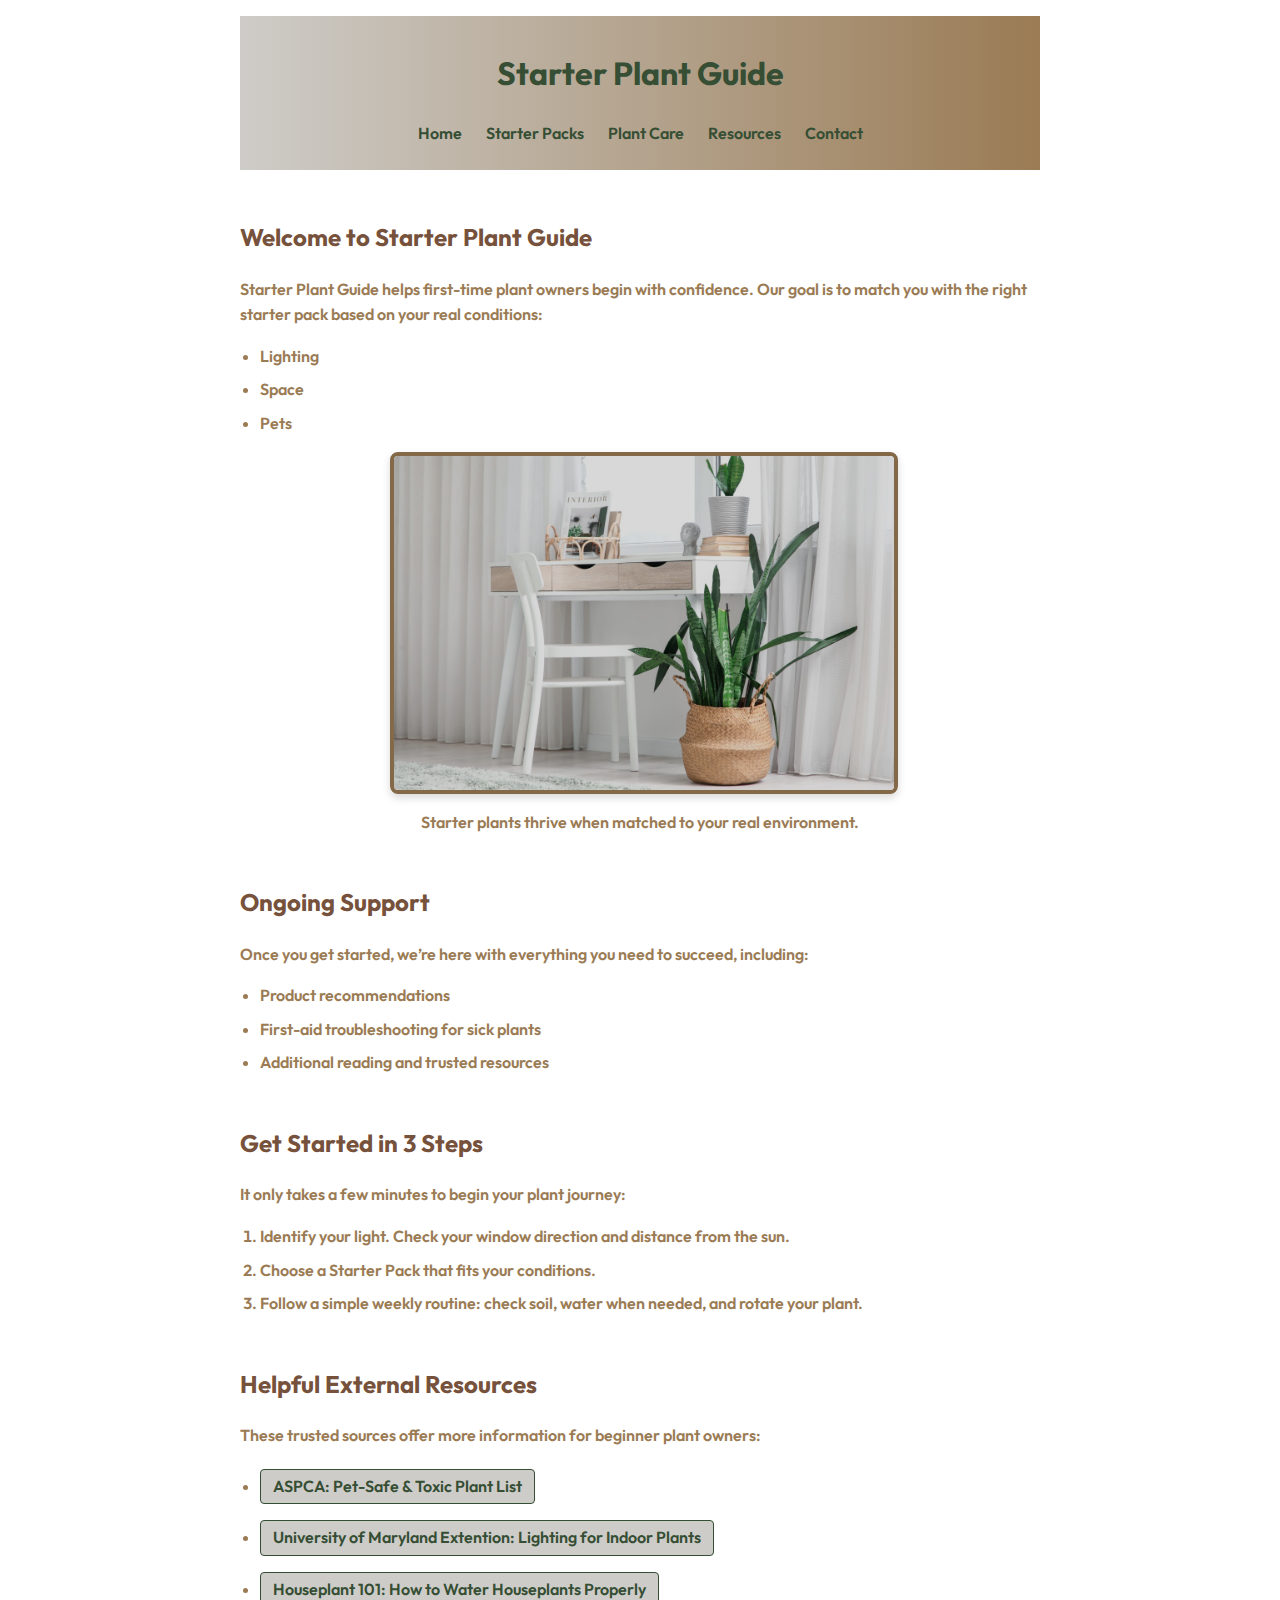
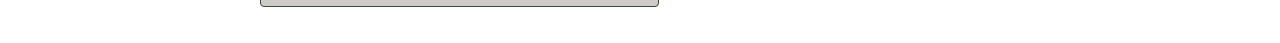
<file: Assignment2_Homepage/index.html>
<!DOCTYPE html>
<html lang="en">
<head>
    <meta charset="UTF-8">
    <meta name="viewport" content="width=device-width, initial-scale=1.0">
    <title>Home - Starter Plant Guide</title>
    <link rel="stylesheet" href="style.css">
    <link rel="preconnect" href="https://fonts.googleapis.com">
    <link rel="preconnect" href="https://fonts.gstatic.com" crossorigin>
    <link href="https://fonts.googleapis.com/css2?family=Limelight&family=Outfit:wght@100..900&display=swap" rel="stylesheet">
</head>
<body>
    <header>
        <h1>Starter Plant Guide</h1>
        <nav id="topnav">
            <ul>
                <li><a href="#">Home</a></li>
                <li><a href="#">Starter Packs</a></li>
                <li><a href="#">Plant Care</a></li>
                <li><a href="#">Resources</a></li>
                <li><a href="#">Contact</a></li>
            </ul>
        </nav>
    </header>
    <main>
        <section id="mission">
            <h2>Welcome to Starter Plant Guide</h2>
            <p>
                Starter Plant Guide helps first-time plant owners begin with confidence. Our goal is to match you with the right starter pack based on your real conditions:
            </p>
            <ul>
                <li>Lighting</li>
                <li>Space</li>
                <li>Pets</li>
            </ul>
            <figure>
                <img src="PlantsAndDesk.jpeg" alt="A desk with houseplants in natural light">
                <figcaption>Starter plants thrive when matched to your real environment.</figcaption>
            </figure>
        </section>
        <section id="support">
            <h2>Ongoing Support</h2>
            <p>Once you get started, we’re here with everything you need to succeed, including:</p>
            <ul>
                <li>Product recommendations</li>
                <li>First-aid troubleshooting for sick plants</li>
                <li>Additional reading and trusted resources</li>
            </ul>
        </section>
        <section id="get-started">
            <h2>Get Started in 3 Steps</h2>
            <p>It only takes a few minutes to begin your plant journey:</p>
            <ol>
                <li>Identify your light. Check your window direction and distance from the sun.</li>
                <li>Choose a Starter Pack that fits your conditions.</li>
                <li>Follow a simple weekly routine: check soil, water when needed, and rotate your plant.</li>
            </ol>
        </section>
        <section id="resources">
            <h2>Helpful External Resources</h2>
            <p>These trusted sources offer more information for beginner plant owners:</p>
            <ul>
                <li><a class="resourcelink" href="https://www.aspca.org/pet-care/animal-poison-control/toxic-and-non-toxic-plants">ASPCA: Pet-Safe & Toxic Plant List</a></li>
                <li><a class="resourcelink" href="https://extension.umd.edu/resource/lighting-indoor-plants/">University of Maryland Extention: Lighting for Indoor Plants</a></li>
                <li><a class="resourcelink" href="https://youtu.be/QuIeuchzAos?si=yGFOy6aSuoY6f1aw">Houseplant 101: How to Water Houseplants Properly</a></li>
            </ul>
            </section>
    </main>
</body>
</html>
</file>
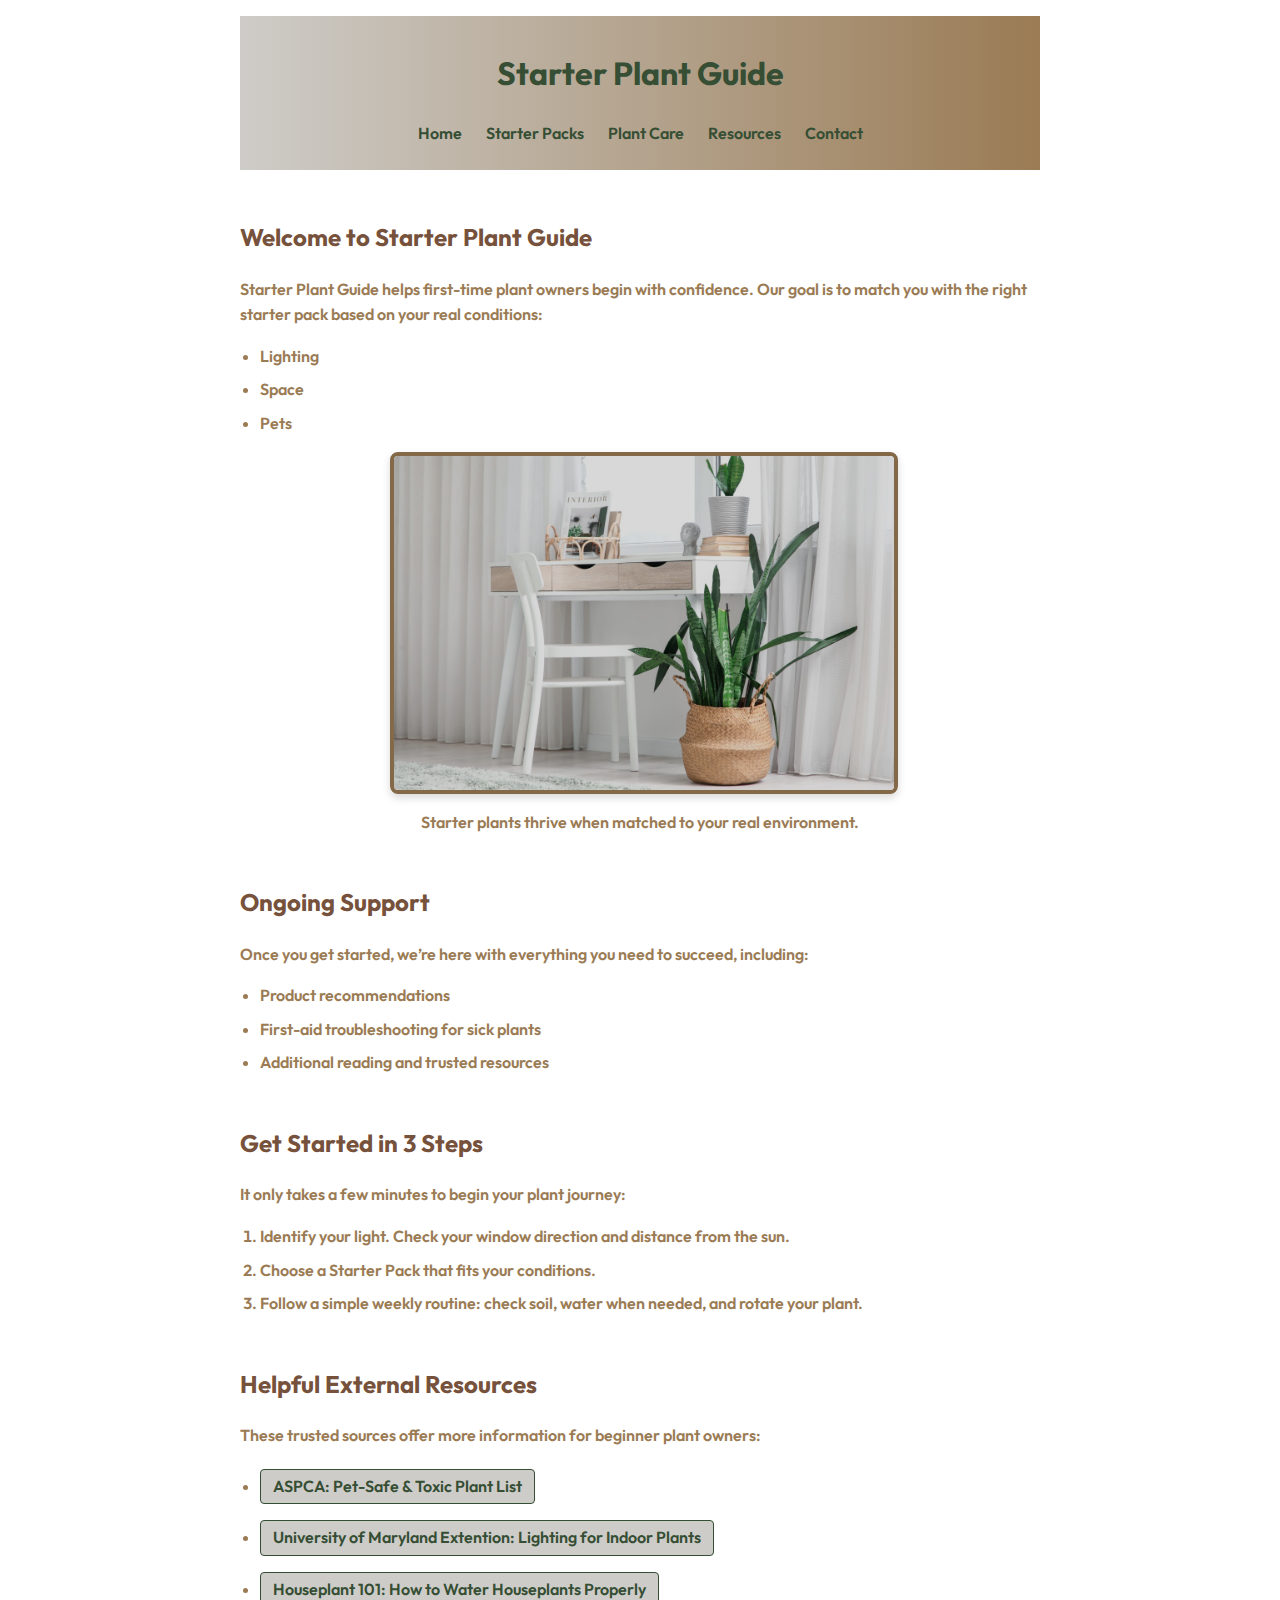
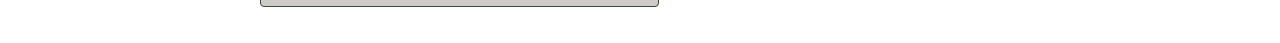
<file: Assignment3/index.html>
<!DOCTYPE html>
<html lang="en">
<head>
    <meta charset="UTF-8">
    <meta name="viewport" content="width=device-width, initial-scale=1.0">
    <title>Home - Starter Plant Guide</title>
    <link rel="stylesheet" href="style.css">
    <link rel="preconnect" href="https://fonts.googleapis.com">
    <link rel="preconnect" href="https://fonts.gstatic.com" crossorigin>
    <link href="https://fonts.googleapis.com/css2?family=Limelight&family=Outfit:wght@100..900&display=swap" rel="stylesheet">
</head>
<body>
    <header>
        <h1>Starter Plant Guide</h1>
        <nav id="topnav">
            <ul>
                <li><a href="#">Home</a></li>
                <li><a href="./starter-packs.html">Starter Packs</a></li>
                <li><a href="#">Plant Care</a></li>
                <li><a href="#">Resources</a></li>
                <li><a href="#">Contact</a></li>
            </ul>
        </nav>
    </header>
    <main>
        <section id="mission">
            <h2>Welcome to Starter Plant Guide</h2>
            <p>
                Starter Plant Guide helps first-time plant owners begin with confidence. Our goal is to match you with the right starter pack based on your real conditions:
            </p>
            <ul>
                <li>Lighting</li>
                <li>Space</li>
                <li>Pets</li>
            </ul>
            <figure>
                <img src="PlantsAndDesk.jpeg" alt="A desk with houseplants in natural light">
                <figcaption>Starter plants thrive when matched to your real environment.</figcaption>
            </figure>
        </section>
        <section id="support">
            <h2>Ongoing Support</h2>
            <p>Once you get started, we’re here with everything you need to succeed, including:</p>
            <ul>
                <li>Product recommendations</li>
                <li>First-aid troubleshooting for sick plants</li>
                <li>Additional reading and trusted resources</li>
            </ul>
        </section>
        <section id="get-started">
            <h2>Get Started in 3 Steps</h2>
            <p>It only takes a few minutes to begin your plant journey:</p>
            <ol>
                <li>Identify your light. Check your window direction and distance from the sun.</li>
                <li>Choose a Starter Pack that fits your conditions.</li>
                <li>Follow a simple weekly routine: check soil, water when needed, and rotate your plant.</li>
            </ol>
        </section>
        <section id="resources">
            <h2>Helpful External Resources</h2>
            <p>These trusted sources offer more information for beginner plant owners:</p>
            <ul>
                <li><a class="resourcelink" href="https://www.aspca.org/pet-care/animal-poison-control/toxic-and-non-toxic-plants">ASPCA: Pet-Safe & Toxic Plant List</a></li>
                <li><a class="resourcelink" href="https://extension.umd.edu/resource/lighting-indoor-plants/">University of Maryland Extention: Lighting for Indoor Plants</a></li>
                <li><a class="resourcelink" href="https://youtu.be/QuIeuchzAos?si=yGFOy6aSuoY6f1aw">Houseplant 101: How to Water Houseplants Properly</a></li>
            </ul>
            </section>
    </main>
</body>
</html>
</file>
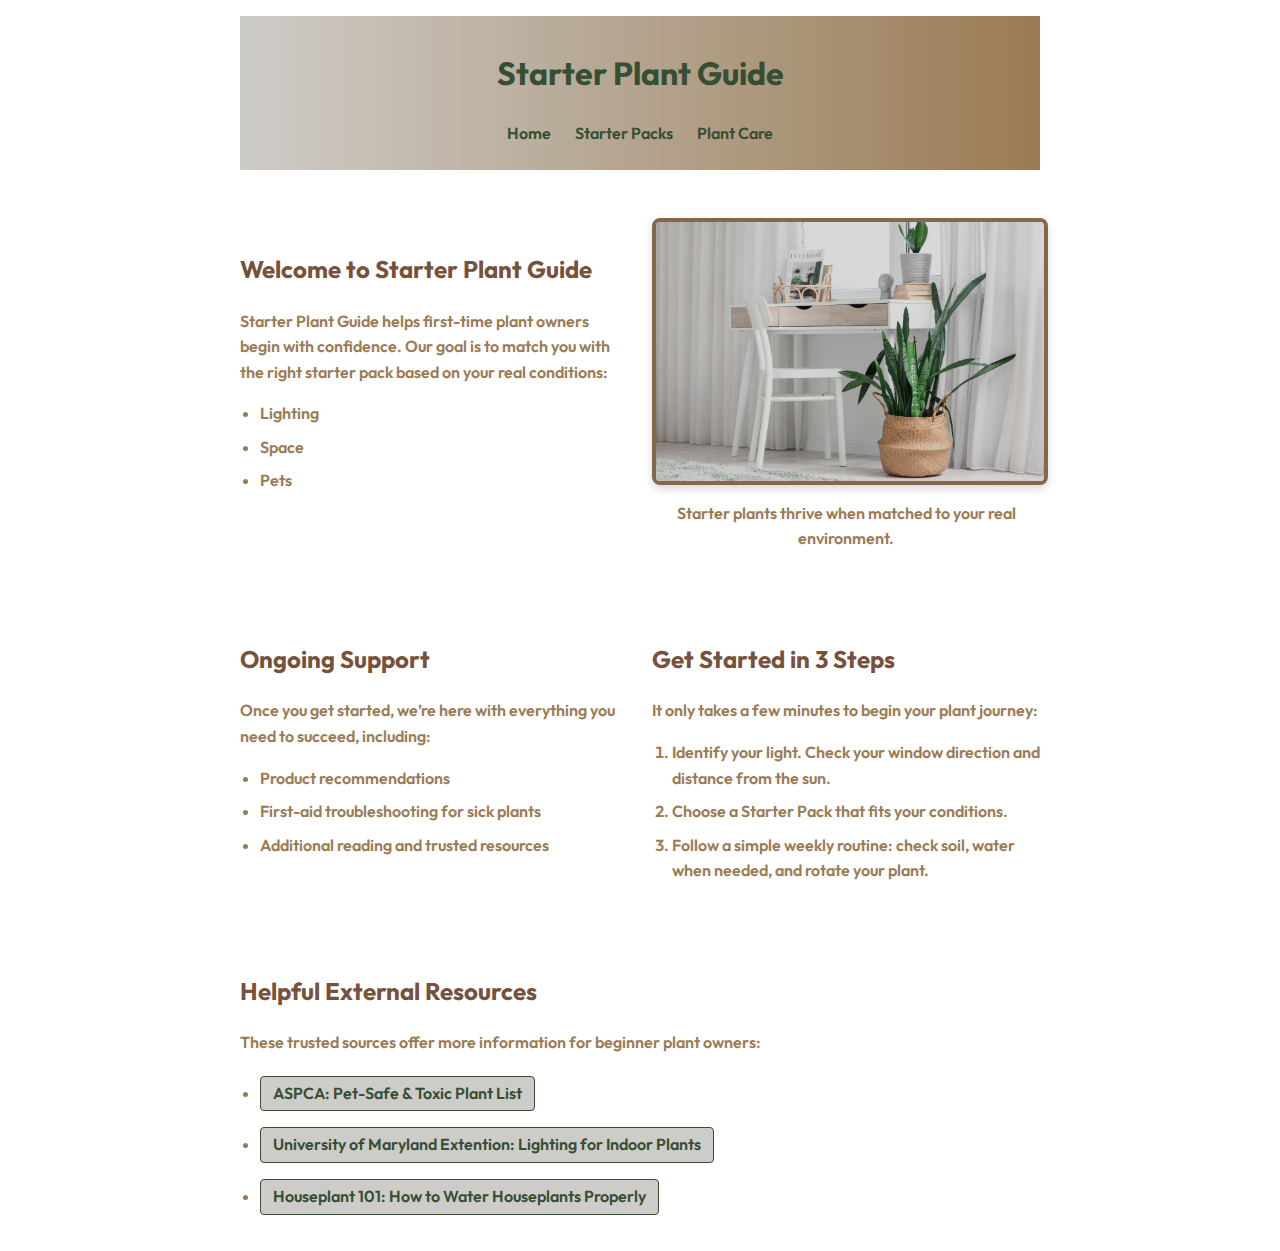
<file: Assignment4/index.html>
<!DOCTYPE html>
<html lang="en">
<head>
    <meta charset="UTF-8">
    <meta name="viewport" content="width=device-width, initial-scale=1.0">
    <title>Home - Starter Plant Guide</title>
    <link rel="stylesheet" href="style.css">
    <link rel="preconnect" href="https://fonts.googleapis.com">
    <link rel="preconnect" href="https://fonts.gstatic.com" crossorigin>
    <link href="https://fonts.googleapis.com/css2?family=Limelight&family=Outfit:wght@100..900&display=swap" rel="stylesheet">
</head>
<body>
    <header>
        <h1>Starter Plant Guide</h1>
        <nav id="topnav">
            <ul>
                <li><a href="#">Home</a></li>
                <li><a href="./starter-packs.html">Starter Packs</a></li>
                <li><a href="./plant-care.html">Plant Care</a></li>
            </ul>
        </nav>
    </header>
    <main>
        <section id="mission">
            <h2>Welcome to Starter Plant Guide</h2>
            <p>
                Starter Plant Guide helps first-time plant owners begin with confidence. Our goal is to match you with the right starter pack based on your real conditions:
            </p>
            <ul>
                <li>Lighting</li>
                <li>Space</li>
                <li>Pets</li>
            </ul>
        </section>
        <section id="missionpic">
            <figure>
                <img src="PlantsAndDesk.jpeg" alt="A desk with houseplants in natural light">
                <figcaption>Starter plants thrive when matched to your real environment.</figcaption>
            </figure>
        </section>
        <section id="support">
            <h2>Ongoing Support</h2>
            <p>Once you get started, we’re here with everything you need to succeed, including:</p>
            <ul>
                <li>Product recommendations</li>
                <li>First-aid troubleshooting for sick plants</li>
                <li>Additional reading and trusted resources</li>
            </ul>
        </section>
        <section id="get-started">
            <h2>Get Started in 3 Steps</h2>
            <p>It only takes a few minutes to begin your plant journey:</p>
            <ol>
                <li>Identify your light. Check your window direction and distance from the sun.</li>
                <li>Choose a Starter Pack that fits your conditions.</li>
                <li>Follow a simple weekly routine: check soil, water when needed, and rotate your plant.</li>
            </ol>
        </section>
        <section id="resources">
            <h2>Helpful External Resources</h2>
            <p>These trusted sources offer more information for beginner plant owners:</p>
            <ul>
                <li><a class="resourcelink" href="https://www.aspca.org/pet-care/animal-poison-control/toxic-and-non-toxic-plants">ASPCA: Pet-Safe & Toxic Plant List</a></li>
                <li><a class="resourcelink" href="https://extension.umd.edu/resource/lighting-indoor-plants/">University of Maryland Extention: Lighting for Indoor Plants</a></li>
                <li><a class="resourcelink" href="https://youtu.be/QuIeuchzAos?si=yGFOy6aSuoY6f1aw">Houseplant 101: How to Water Houseplants Properly</a></li>
            </ul>
            </section>
    </main>
</body>
</html>
</file>
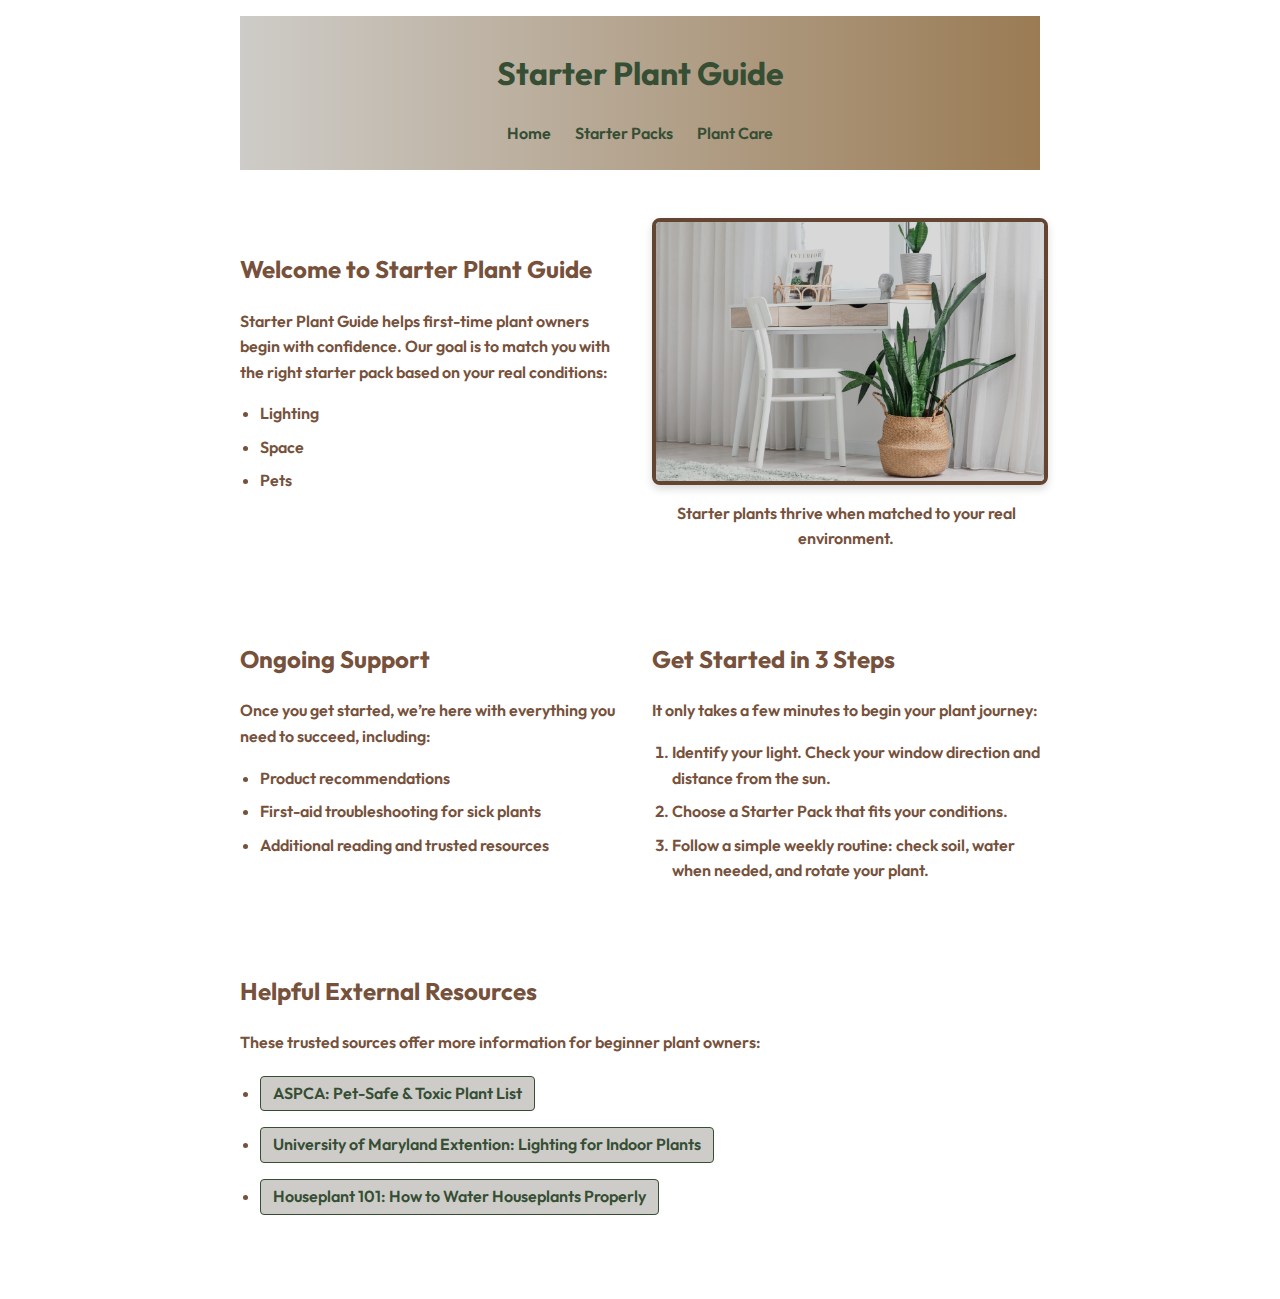
<file: Assignment5/index.html>
<!DOCTYPE html>
<html lang="en">
<head>
    <meta charset="UTF-8">
    <meta name="viewport" content="width=device-width, initial-scale=1.0">
    <title>Home - Starter Plant Guide</title>
    <link rel="stylesheet" href="style.css">
    <link rel="preconnect" href="https://fonts.googleapis.com">
    <link rel="preconnect" href="https://fonts.gstatic.com" crossorigin>
    <link href="https://fonts.googleapis.com/css2?family=Limelight&family=Outfit:wght@100..900&display=swap" rel="stylesheet">
</head>
<body>
    <header>
        <h1>Starter Plant Guide</h1>
        <nav id="topnav">
            <ul>
                <li><a href="#">Home</a></li>
                <li><a href="./starter-packs.html">Starter Packs</a></li>
                <li><a href="./plant-care.html">Plant Care</a></li>
            </ul>
        </nav>
    </header>
    <main id="homemain">
        <section id="mission">
            <h2>Welcome to Starter Plant Guide</h2>
            <p>
                Starter Plant Guide helps first-time plant owners begin with confidence. Our goal is to match you with the right starter pack based on your real conditions:
            </p>
            <ul>
                <li>Lighting</li>
                <li>Space</li>
                <li>Pets</li>
            </ul>
        </section>
        <section id="missionpic">
            <figure>
                <img src="PlantsAndDesk.jpeg" alt="A desk with houseplants in natural light">
                <figcaption>Starter plants thrive when matched to your real environment.</figcaption>
            </figure>
        </section>
        <section id="support">
            <h2>Ongoing Support</h2>
            <p>Once you get started, we’re here with everything you need to succeed, including:</p>
            <ul>
                <li>Product recommendations</li>
                <li>First-aid troubleshooting for sick plants</li>
                <li>Additional reading and trusted resources</li>
            </ul>
        </section>
        <section id="get-started">
            <h2>Get Started in 3 Steps</h2>
            <p>It only takes a few minutes to begin your plant journey:</p>
            <ol>
                <li>Identify your light. Check your window direction and distance from the sun.</li>
                <li>Choose a Starter Pack that fits your conditions.</li>
                <li>Follow a simple weekly routine: check soil, water when needed, and rotate your plant.</li>
            </ol>
        </section>
        <section id="resources">
            <h2>Helpful External Resources</h2>
            <p>These trusted sources offer more information for beginner plant owners:</p>
            <ul>
                <li><a class="resourcelink" href="https://www.aspca.org/pet-care/animal-poison-control/toxic-and-non-toxic-plants">ASPCA: Pet-Safe & Toxic Plant List</a></li>
                <li><a class="resourcelink" href="https://extension.umd.edu/resource/lighting-indoor-plants/">University of Maryland Extention: Lighting for Indoor Plants</a></li>
                <li><a class="resourcelink" href="https://youtu.be/QuIeuchzAos?si=yGFOy6aSuoY6f1aw">Houseplant 101: How to Water Houseplants Properly</a></li>
            </ul>
            </section>
    </main>
    <script src="expandpacks.js"></script>
</body>
</html>
</file>
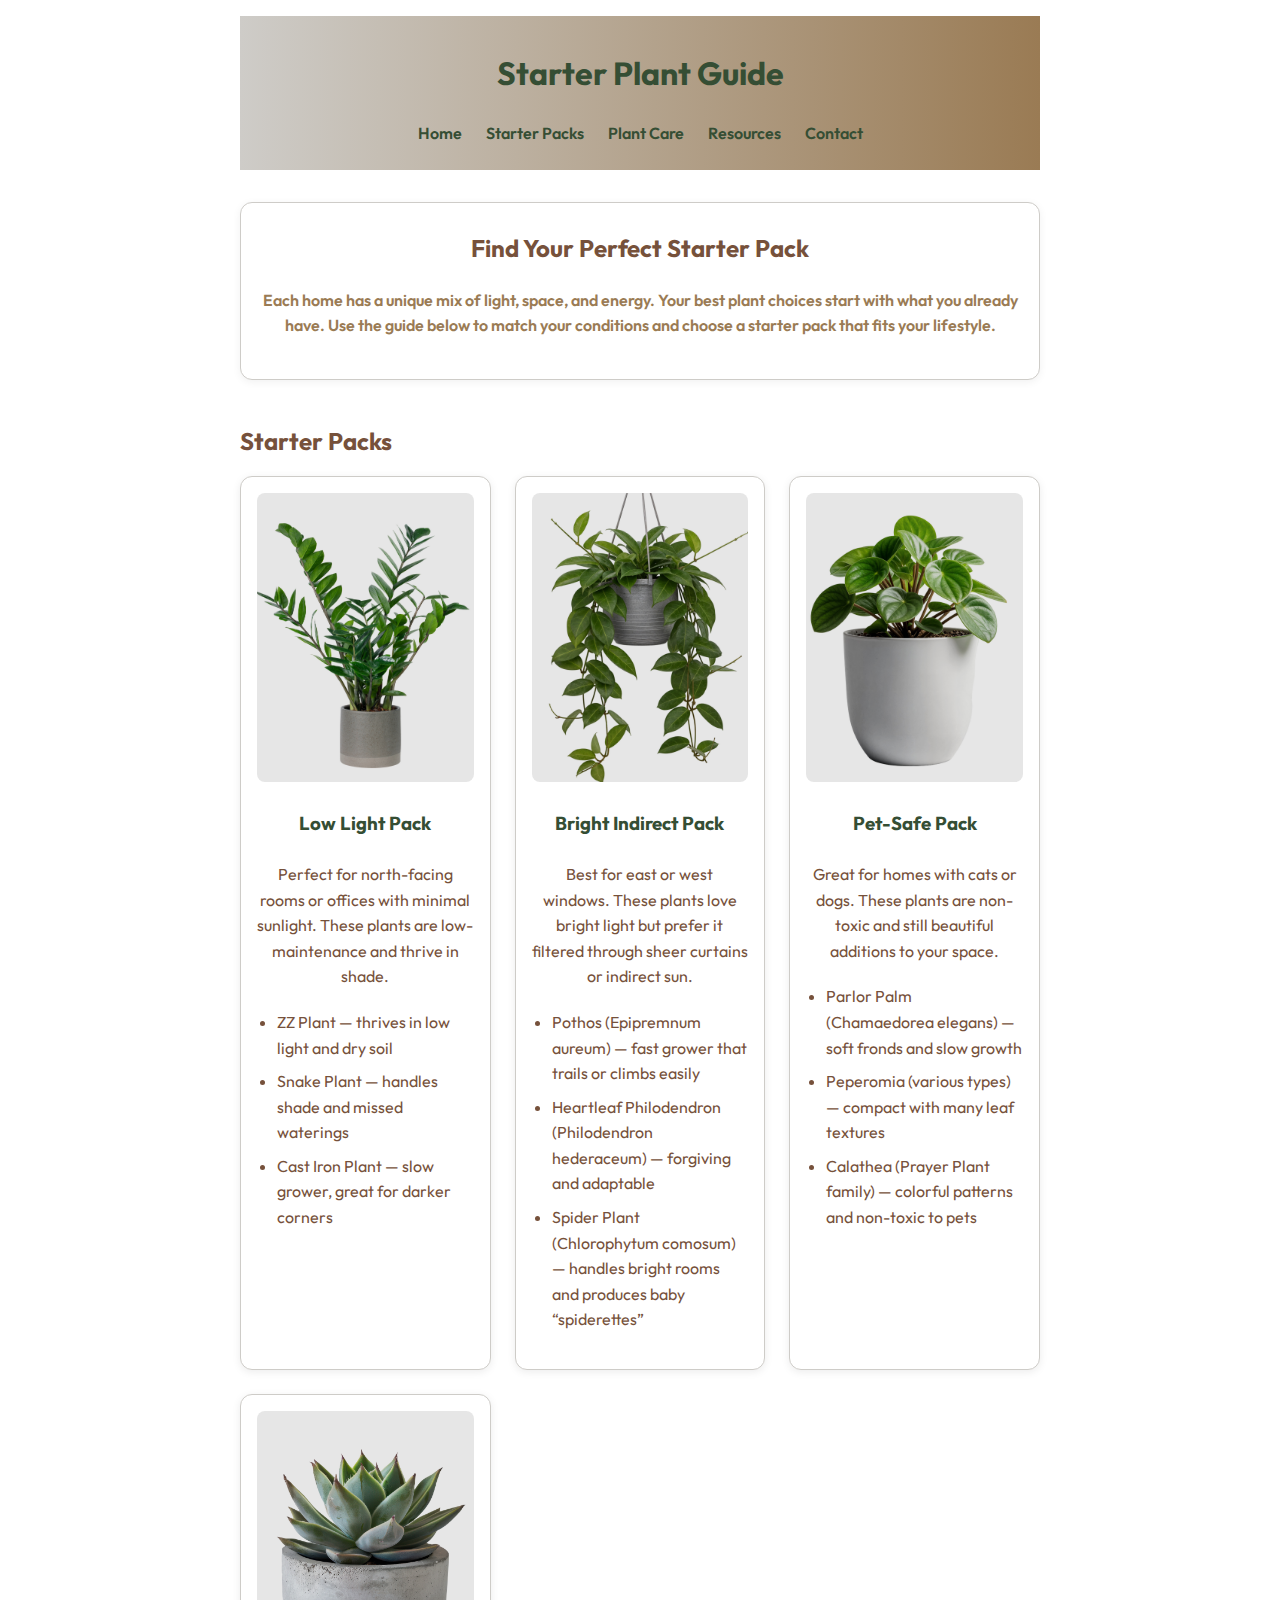
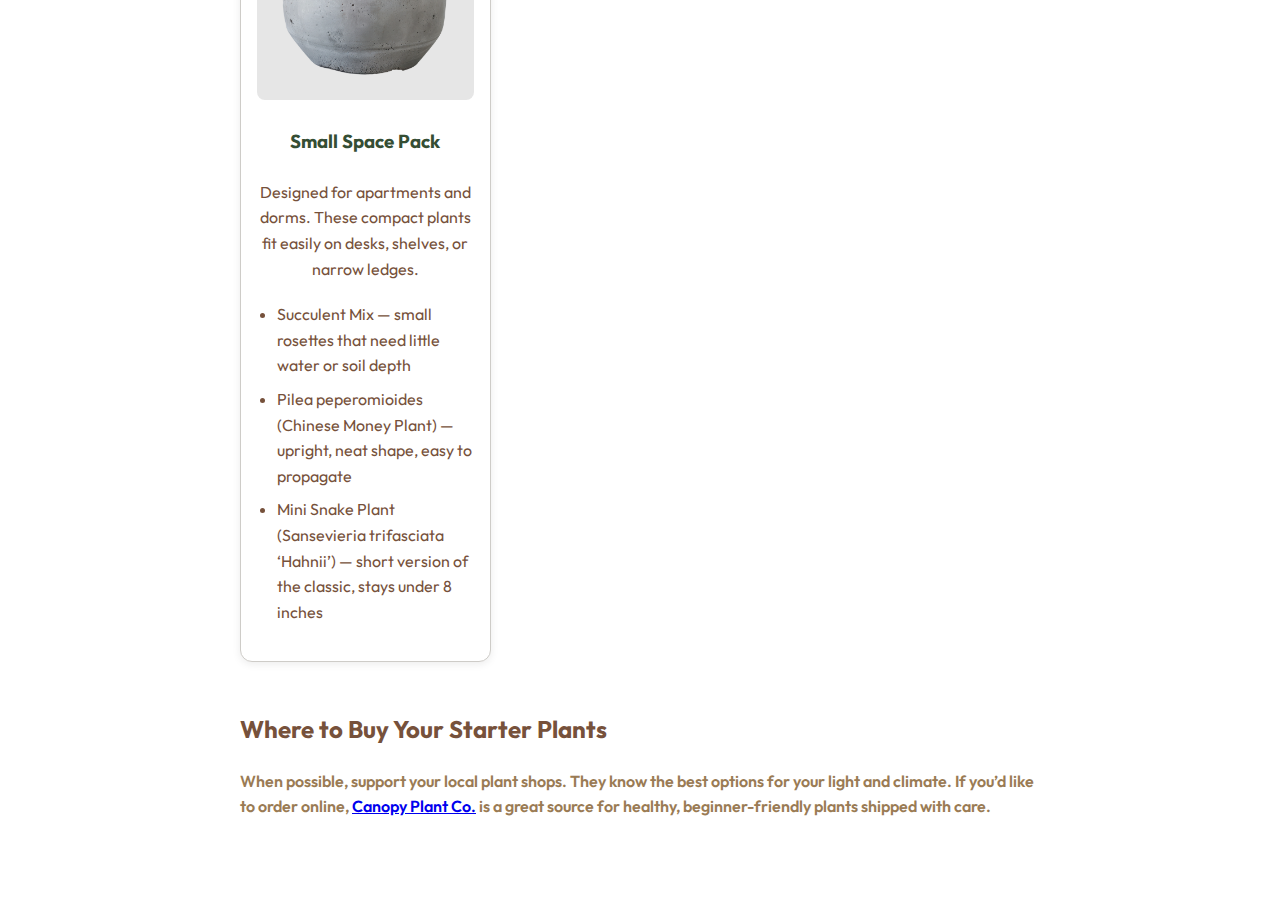
<file: Assignment3/starter-packs.html>
<!DOCTYPE html>
<html lang="en">
<head>
    <meta charset="UTF-8">
    <meta name="viewport" content="width=device-width, initial-scale=1.0">
    <title>Starter Packs - Starter Plant Guide</title>
    <link rel="stylesheet" href="starter-packs.css">
    <link rel="preconnect" href="https://fonts.googleapis.com">
    <link rel="preconnect" href="https://fonts.gstatic.com" crossorigin>
    <link href="https://fonts.googleapis.com/css2?family=Limelight&family=Outfit:wght@100..900&display=swap" rel="stylesheet">
</head>
<body>
    <header>
        <h1>Starter Plant Guide</h1>
        <nav id="topnav">
            <ul>
                <li><a href="index.html">Home</a></li>
                <li><a href="starter-packs.html">Starter Packs</a></li>
                <li><a href="#">Plant Care</a></li>
                <li><a href="#">Resources</a></li>
                <li><a href="#">Contact</a></li>
            </ul>
        </nav>
    </header>
    <section id="pack-intro">
    <h2>Find Your Perfect Starter Pack</h2>
    <p>
      Each home has a unique mix of light, space, and energy. Your best plant choices start with what you already have. 
      Use the guide below to match your conditions and choose a starter pack that fits your lifestyle.
    </p>
    </section>
    <section id="starter-packs">
        <h2>Starter Packs</h2>
        <div class="card-container">

            <article class="pack-card">
                <img src="low-light-pack.jpeg" alt="Low-light plants on a shelf">
                <h3>Low Light Pack</h3>
                <p>Perfect for north-facing rooms or offices with minimal sunlight. These plants are low-maintenance and thrive in shade.</p>
                <ul>
                    <li>ZZ Plant — thrives in low light and dry soil</li>
                    <li>Snake Plant — handles shade and missed waterings</li>
                    <li>Cast Iron Plant — slow grower, great for darker corners</li>
                </ul>
            </article>

            <article class="pack-card">
                <img src="bright-indirect-pack.jpeg" alt="Plants near bright filtered light">
                <h3>Bright Indirect Pack</h3>
                <p>Best for east or west windows. These plants love bright light but prefer it filtered through sheer curtains or indirect sun.</p>
                <ul>
                    <li>Pothos (Epipremnum aureum) — fast grower that trails or climbs easily</li>
                    <li>Heartleaf Philodendron (Philodendron hederaceum) — forgiving and adaptable</li>
                    <li>Spider Plant (Chlorophytum comosum) — handles bright rooms and produces baby “spiderettes”</li>
                </ul>
            </article>

            <article class="pack-card">
                <img src="pet-safe-pack.jpeg" alt="Pet-safe houseplants near a sofa">
                <h3>Pet-Safe Pack</h3>
                <p>Great for homes with cats or dogs. These plants are non-toxic and still beautiful additions to your space.</p>
                <ul>
                    <li>Parlor Palm (Chamaedorea elegans) — soft fronds and slow growth</li>
                    <li>Peperomia (various types) — compact with many leaf textures</li>
                    <li>Calathea (Prayer Plant family) — colorful patterns and non-toxic to pets</li>
                </ul>

            </article>

            <article class="pack-card">
                <img src="small-space-pack.jpeg" alt="Compact houseplants on a windowsill">
                <h3>Small Space Pack</h3>
                <p>Designed for apartments and dorms. These compact plants fit easily on desks, shelves, or narrow ledges.</p>
                <ul>
                    <li>Succulent Mix — small rosettes that need little water or soil depth</li>
                    <li>Pilea peperomioides (Chinese Money Plant) — upright, neat shape, easy to propagate</li>
                    <li>Mini Snake Plant (Sansevieria trifasciata ‘Hahnii’) — short version of the classic, stays under 8 inches</li>
                </ul>

            </article>

        </div>
    </section>
    <section id="recommendation">
        <h2>Where to Buy Your Starter Plants</h2>
        <p>
            When possible, support your local plant shops. They know the best options for your light and climate. 
            If you’d like to order online, <a href="https://canopyplantco.com/" target="_blank" rel="noopener noreferrer">Canopy Plant Co.</a> is a great source for healthy, beginner-friendly plants shipped with care.
        </p>
    </section>

</body>
</html>
</file>
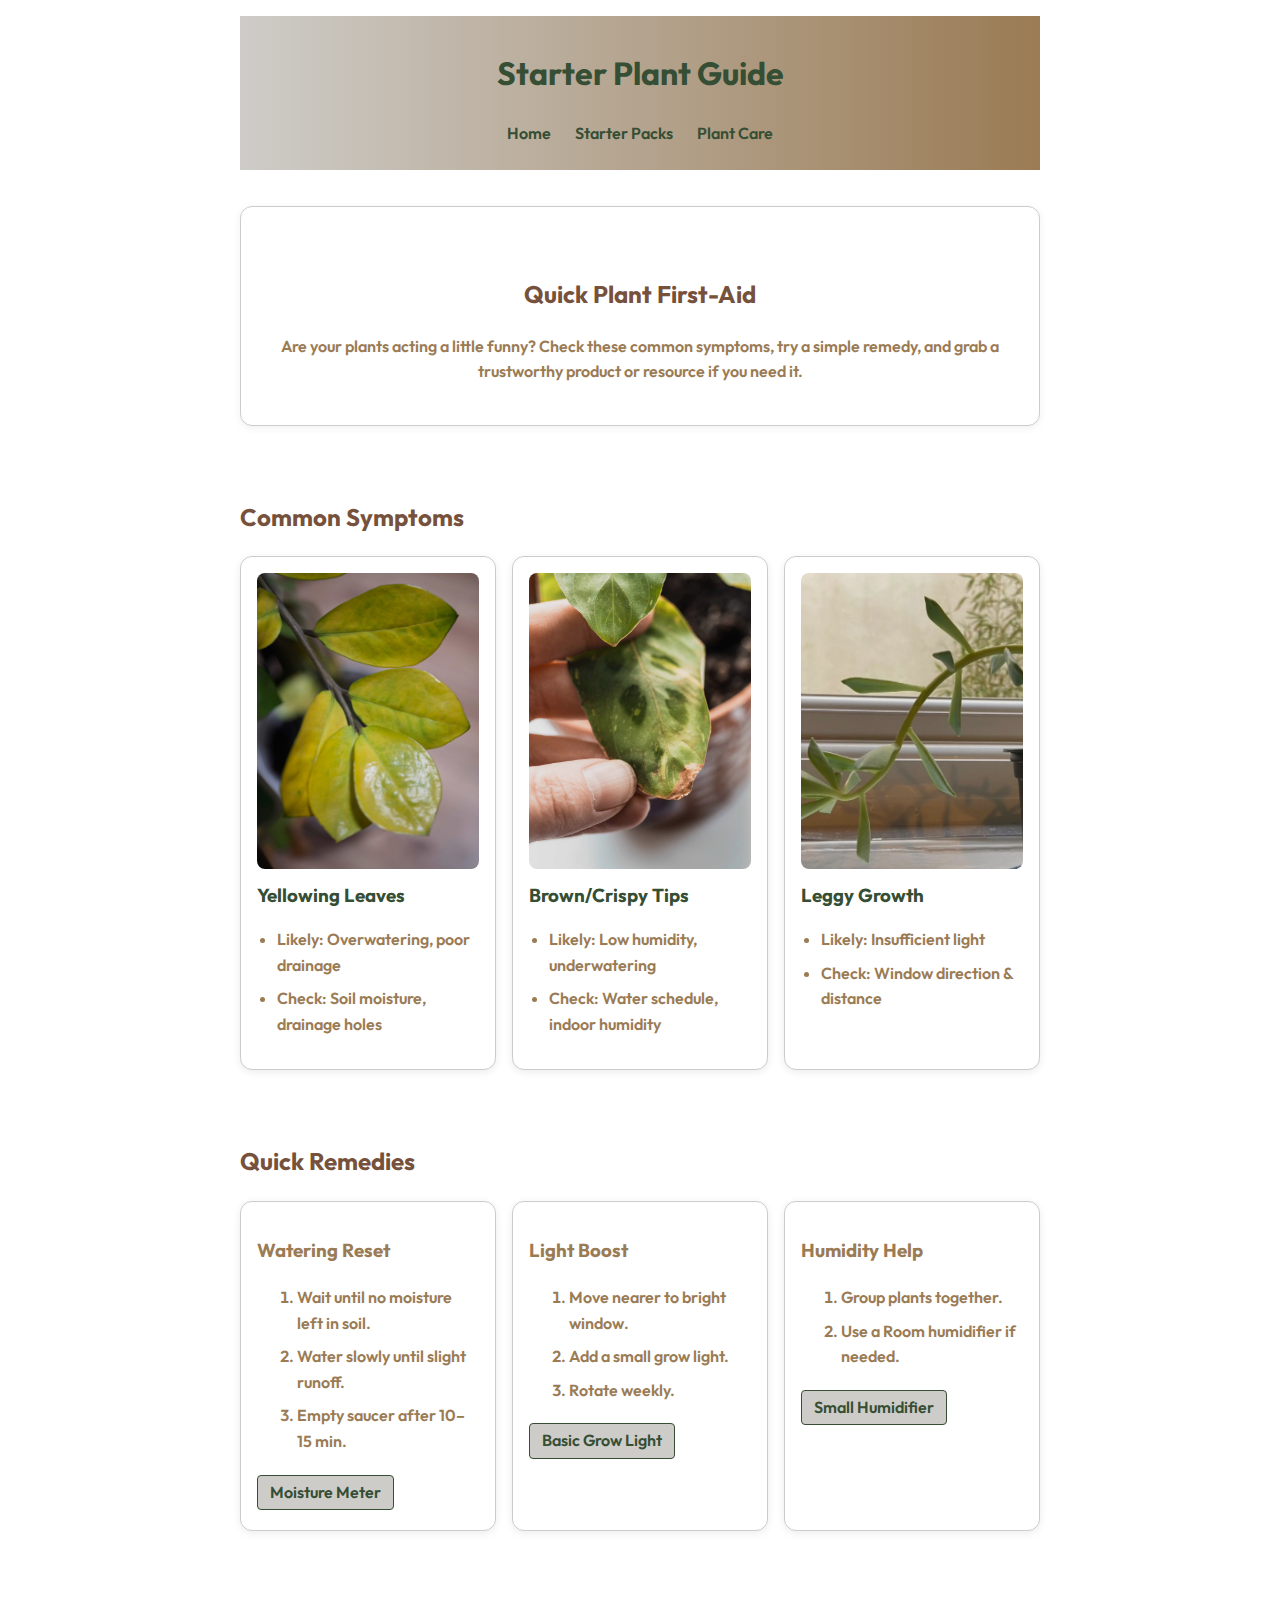
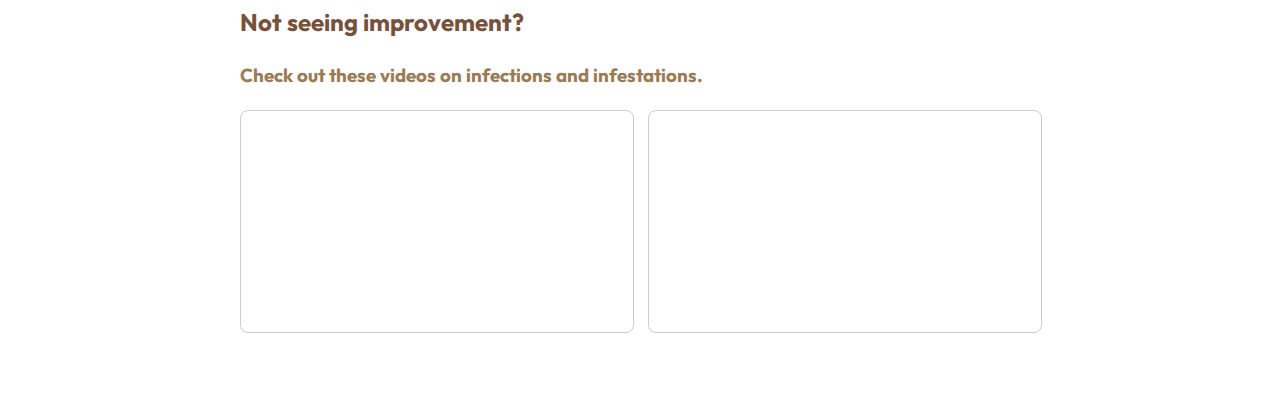
<file: Assignment4/plant-care.html>
<!DOCTYPE html>
<html lang="en">
<head>
    <meta charset="UTF-8" />
    <meta name="viewport" content="width=device-width, initial-scale=1.0"/>
    <title>Plant Care - Starter Plant Guide</title>
    <link rel="stylesheet" href="plant-care.css">
    <link rel="preconnect" href="https://fonts.googleapis.com">
    <link rel="preconnect" href="https://fonts.gstatic.com" crossorigin>
    <link href="https://fonts.googleapis.com/css2?family=Limelight&family=Outfit:wght@100..900&display=swap" rel="stylesheet">
</head>
<body>
    <header>
            <h1>Starter Plant Guide</h1>
            <nav id="topnav">
            <ul>
                <li><a href="./index.html">Home</a></li>
                <li><a href="./starter-packs.html">Starter Packs</a></li>
                <li><a href="./plant-care.html">Plant Care</a></li>
            </ul>
            </nav>
    </header>

  <main id="care">
        <section id="care-intro">
            <h2>Quick Plant First-Aid</h2>
            <p>Are your plants acting a little funny? Check these common symptoms, try a simple remedy, and grab a trustworthy product or resource if you need it.</p>
        </section>

    <section id="symptoms">
        <h2>Common Symptoms</h2>
        <div class="grid symptom-grid">
            <article class="card symptom-card">
                <img src="yellowing.jpeg" alt="Yellowing leaves (example)">
                <h3>Yellowing Leaves</h3>
                <ul>
                    <li>Likely: Overwatering, poor drainage</li>
                    <li>Check: Soil moisture, drainage holes</li>
                </ul>
            </article>

            <article class="card symptom-card">
                <img src="brown-tips.jpeg" alt="Brown crispy tips (example)">
                <h3>Brown/Crispy Tips</h3>
                <ul>
                    <li>Likely: Low humidity, underwatering</li>
                    <li>Check: Water schedule, indoor humidity</li>
                </ul>
            </article>

            <article class="card symptom-card">
                <img src="leggy.jpeg" alt="Leggy growth (example)">
                <h3>Leggy Growth</h3>
                <ul>
                    <li>Likely: Insufficient light</li>
                    <li>Check: Window direction & distance</li>
                </ul>
            </article>
        </div>
        </section>

        <section id="remedies">
            <h2>Quick Remedies</h2>
            <div class="grid remedy-grid">
                <article class="card">
                <h3>Watering Reset</h3>
                    <ol>
                        <li>Wait until no moisture left in soil.</li>
                        <li>Water slowly until slight runoff.</li>
                        <li>Empty saucer after 10–15 min.</li>
                    </ol>
                    <div class="mini-links">
                        <a href="https://a.co/d/biEPtLh" class="resourcelink">Moisture Meter</a>
                    </div>
                </article>

                <article class="card">
                    <h3>Light Boost</h3>
                    <ol>
                        <li>Move nearer to bright window.</li>
                        <li>Add a small grow light.</li>
                        <li>Rotate weekly.</li>
                    </ol>
                    <div class="mini-links">
                        <a href="https://a.co/d/c3qnwEL" class="resourcelink">Basic Grow Light</a>
                    </div>
                </article>

                <article class="card">
                    <h3>Humidity Help</h3>
                    <ol>
                        <li>Group plants together.</li>
                        <li>Use a Room humidifier if needed.</li>
                    </ol>
                    <div class="mini-links">
                        <a href="https://a.co/d/9JKiOMh" class="resourcelink">Small Humidifier</a>
                    </div>
                </article>
        </div>
    </section>

    <section id="worse-stuff-videos">
        <h2>Not seeing improvement?</h2>
        <h3>Check out these videos on infections and infestations.</h3>

        <div class="videos-grid">
            <figure class="video">
                <iframe width="560" height="315" src="https://www.youtube-nocookie.com/embed/uVitsfjTvAY?si=sNrQeXf7Cxjv5SPj" title="YouTube video player" frameborder="0" allow="accelerometer; autoplay; clipboard-write; encrypted-media; gyroscope; picture-in-picture; web-share" referrerpolicy="strict-origin-when-cross-origin" allowfullscreen></iframe>
            </figure>

            <figure class="video">
                <iframe width="560" height="315" src="https://www.youtube-nocookie.com/embed/nwd-MK6_k4A?si=6NRIiX5BP6iTZ3ya" title="YouTube video player" frameborder="0" allow="accelerometer; autoplay; clipboard-write; encrypted-media; gyroscope; picture-in-picture; web-share" referrerpolicy="strict-origin-when-cross-origin" allowfullscreen></iframe>
            </figure>
        </div>
    </section>

</main>
</body>
</html>
</file>
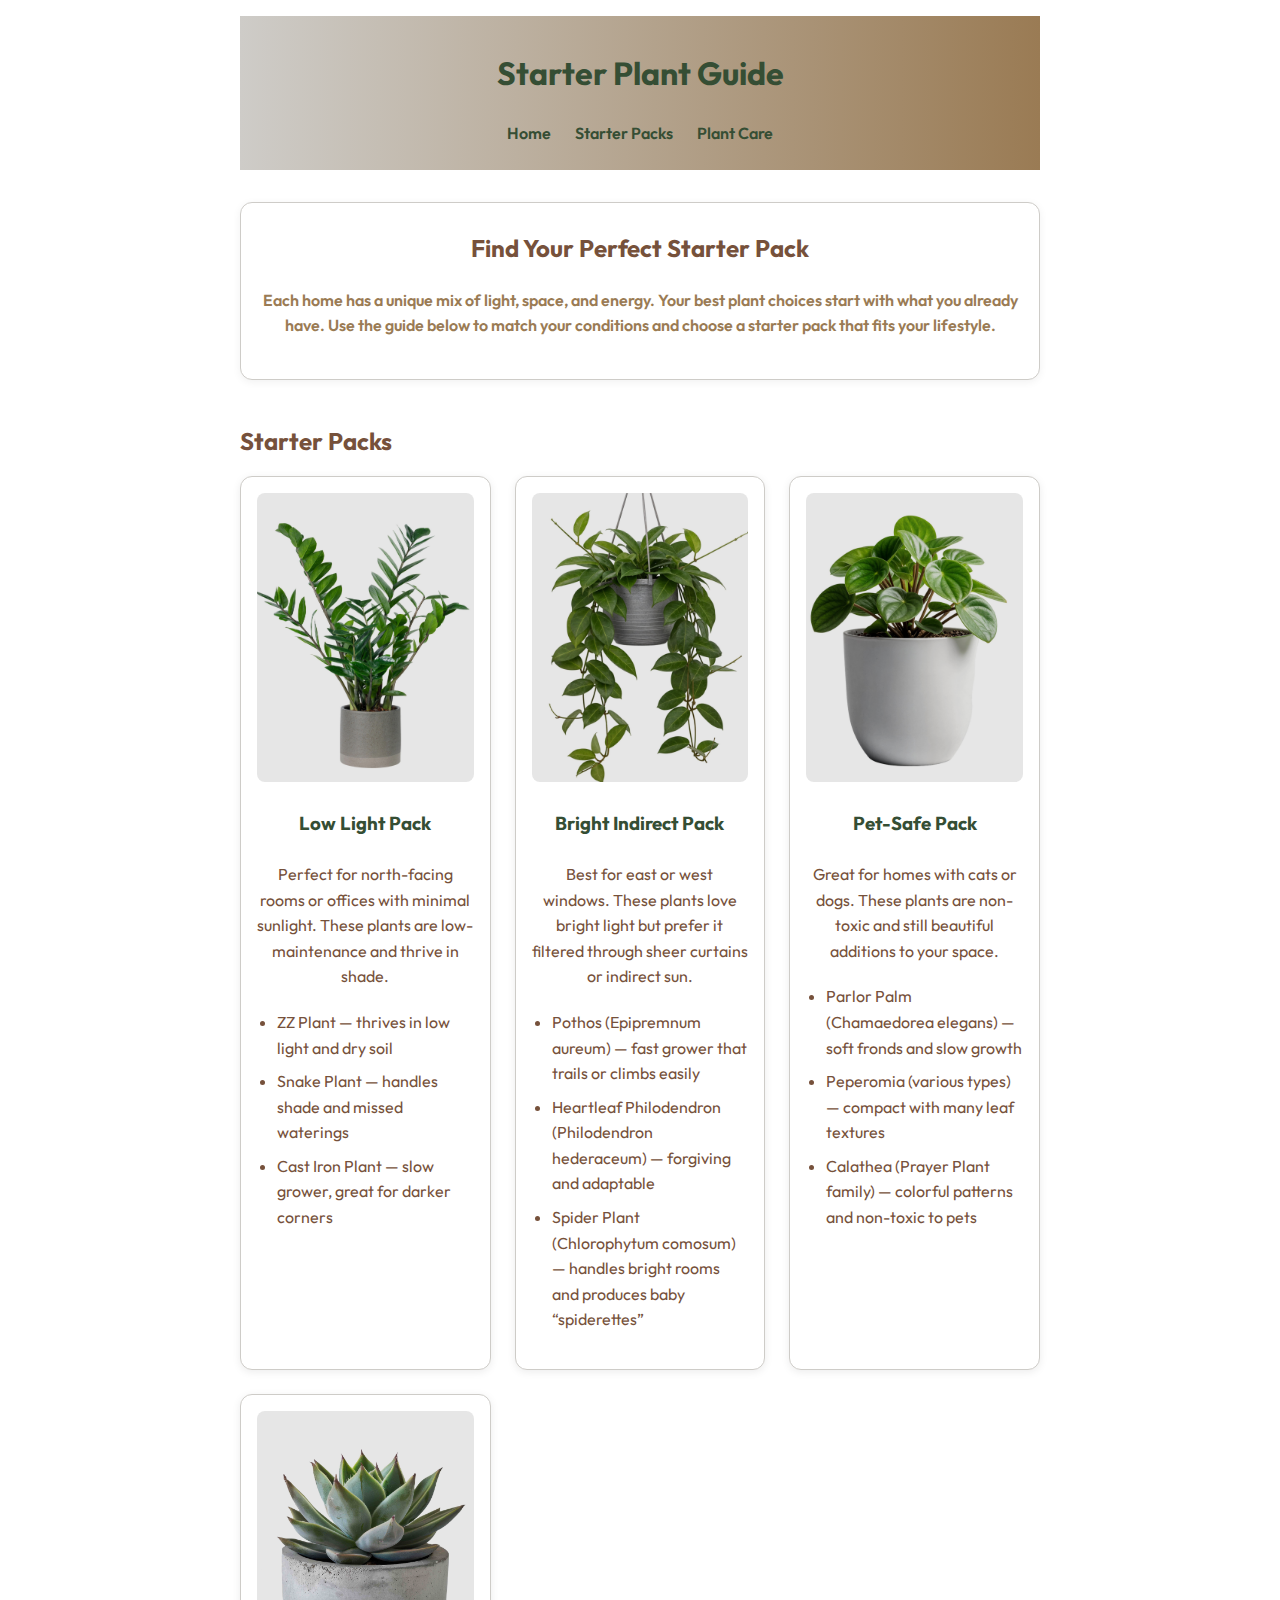
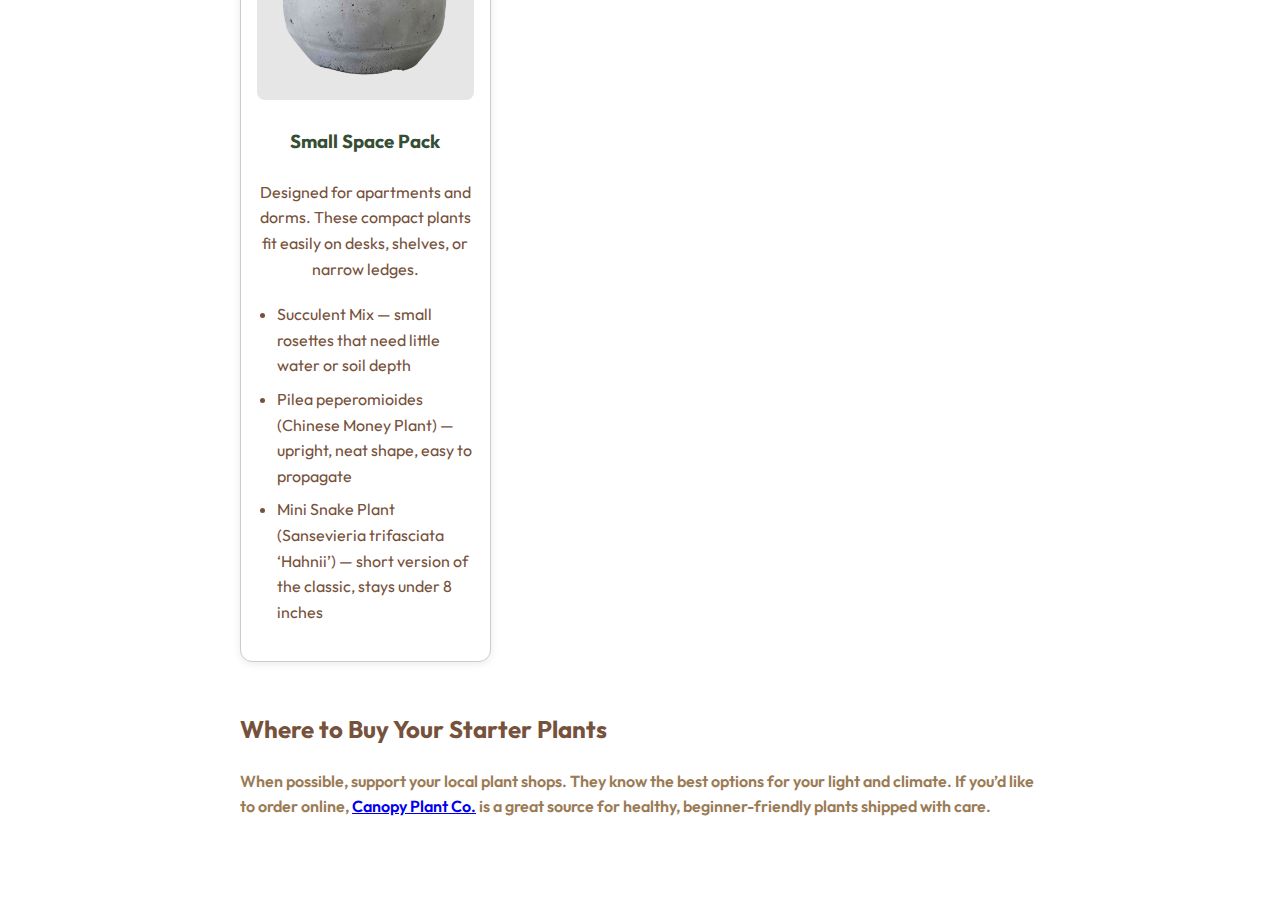
<file: Assignment4/starter-packs.html>
<!DOCTYPE html>
<html lang="en">
<head>
    <meta charset="UTF-8">
    <meta name="viewport" content="width=device-width, initial-scale=1.0">
    <title>Starter Packs - Starter Plant Guide</title>
    <link rel="stylesheet" href="starter-packs.css">
    <link rel="preconnect" href="https://fonts.googleapis.com">
    <link rel="preconnect" href="https://fonts.gstatic.com" crossorigin>
    <link href="https://fonts.googleapis.com/css2?family=Limelight&family=Outfit:wght@100..900&display=swap" rel="stylesheet">
</head>
<body>
    <header>
        <h1>Starter Plant Guide</h1>
        <nav id="topnav">
            <ul>
                <li><a href="index.html">Home</a></li>
                <li><a href="starter-packs.html">Starter Packs</a></li>
                <li><a href="./plant-care.html">Plant Care</a></li>
            </ul>
        </nav>
    </header>
    <section id="pack-intro">
    <h2>Find Your Perfect Starter Pack</h2>
    <p>
      Each home has a unique mix of light, space, and energy. Your best plant choices start with what you already have. 
      Use the guide below to match your conditions and choose a starter pack that fits your lifestyle.
    </p>
    </section>
    <section id="starter-packs">
        <h2>Starter Packs</h2>
        <div class="card-container">

            <article class="pack-card">
                <img src="low-light-pack.jpeg" alt="Low-light plants on a shelf">
                <h3>Low Light Pack</h3>
                <p>Perfect for north-facing rooms or offices with minimal sunlight. These plants are low-maintenance and thrive in shade.</p>
                <ul>
                    <li>ZZ Plant — thrives in low light and dry soil</li>
                    <li>Snake Plant — handles shade and missed waterings</li>
                    <li>Cast Iron Plant — slow grower, great for darker corners</li>
                </ul>
            </article>

            <article class="pack-card">
                <img src="bright-indirect-pack.jpeg" alt="Plants near bright filtered light">
                <h3>Bright Indirect Pack</h3>
                <p>Best for east or west windows. These plants love bright light but prefer it filtered through sheer curtains or indirect sun.</p>
                <ul>
                    <li>Pothos (Epipremnum aureum) — fast grower that trails or climbs easily</li>
                    <li>Heartleaf Philodendron (Philodendron hederaceum) — forgiving and adaptable</li>
                    <li>Spider Plant (Chlorophytum comosum) — handles bright rooms and produces baby “spiderettes”</li>
                </ul>
            </article>

            <article class="pack-card">
                <img src="pet-safe-pack.jpeg" alt="Pet-safe houseplants near a sofa">
                <h3>Pet-Safe Pack</h3>
                <p>Great for homes with cats or dogs. These plants are non-toxic and still beautiful additions to your space.</p>
                <ul>
                    <li>Parlor Palm (Chamaedorea elegans) — soft fronds and slow growth</li>
                    <li>Peperomia (various types) — compact with many leaf textures</li>
                    <li>Calathea (Prayer Plant family) — colorful patterns and non-toxic to pets</li>
                </ul>

            </article>

            <article class="pack-card">
                <img src="small-space-pack.jpeg" alt="Compact houseplants on a windowsill">
                <h3>Small Space Pack</h3>
                <p>Designed for apartments and dorms. These compact plants fit easily on desks, shelves, or narrow ledges.</p>
                <ul>
                    <li>Succulent Mix — small rosettes that need little water or soil depth</li>
                    <li>Pilea peperomioides (Chinese Money Plant) — upright, neat shape, easy to propagate</li>
                    <li>Mini Snake Plant (Sansevieria trifasciata ‘Hahnii’) — short version of the classic, stays under 8 inches</li>
                </ul>

            </article>

        </div>
    </section>
    <section id="recommendation">
        <h2>Where to Buy Your Starter Plants</h2>
        <p>
            When possible, support your local plant shops. They know the best options for your light and climate. 
            If you’d like to order online, <a href="https://canopyplantco.com/">Canopy Plant Co.</a> is a great source for healthy, beginner-friendly plants shipped with care.
        </p>
    </section>

</body>
</html>
</file>
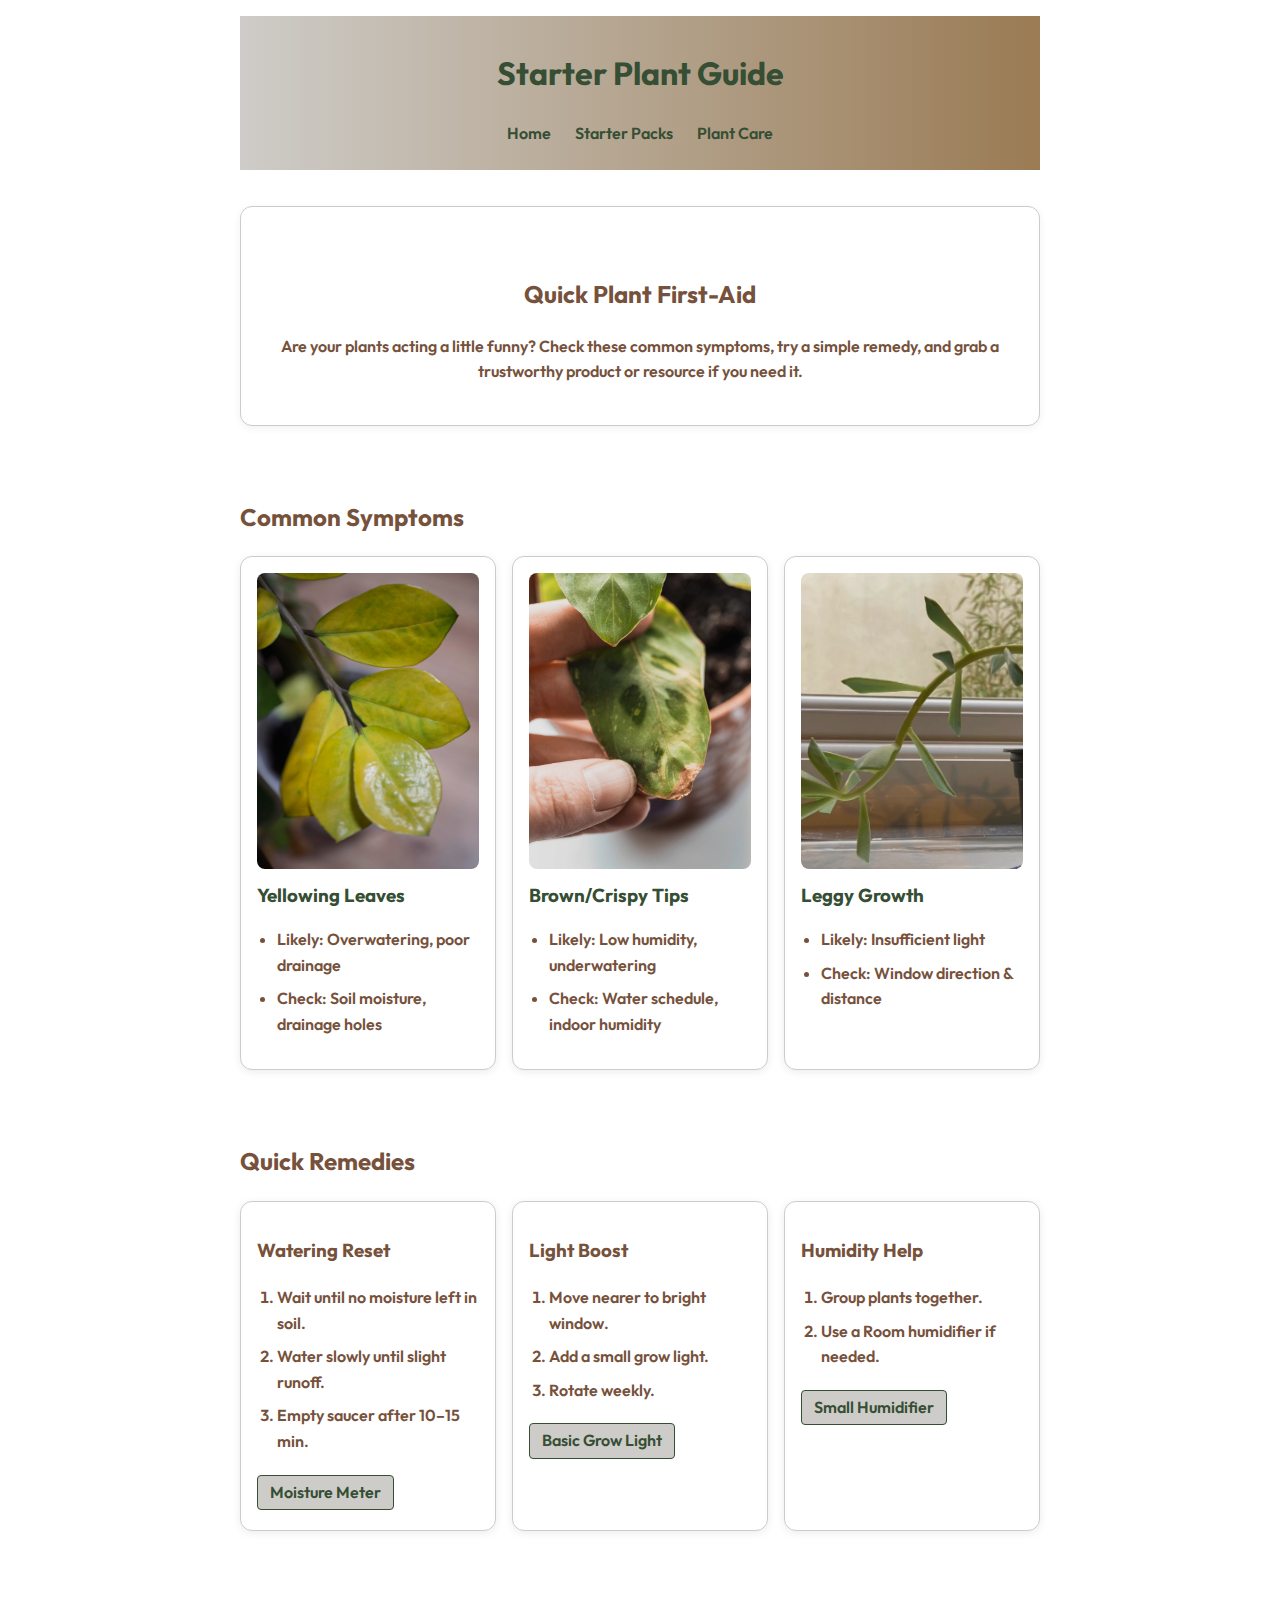
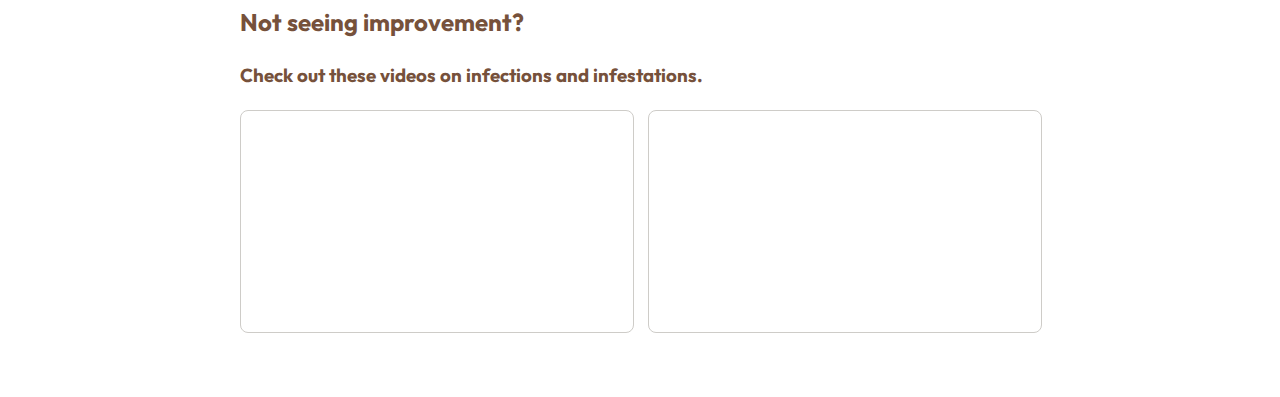
<file: Assignment5/plant-care.html>
<!DOCTYPE html>
<html lang="en">
<head>
    <meta charset="UTF-8" />
    <meta name="viewport" content="width=device-width, initial-scale=1.0"/>
    <title>Plant Care - Starter Plant Guide</title>
    <link rel="stylesheet" href="style.css">
    <link rel="preconnect" href="https://fonts.googleapis.com">
    <link rel="preconnect" href="https://fonts.gstatic.com" crossorigin>
    <link href="https://fonts.googleapis.com/css2?family=Limelight&family=Outfit:wght@100..900&display=swap" rel="stylesheet">
</head>
<body>
    <header>
            <h1>Starter Plant Guide</h1>
            <nav id="topnav">
            <ul>
                <li><a href="./index.html">Home</a></li>
                <li><a href="./starter-packs.html">Starter Packs</a></li>
                <li><a href="./plant-care.html">Plant Care</a></li>
            </ul>
            </nav>
    </header>

  <main id="care">
        <section id="care-intro">
            <h2>Quick Plant First-Aid</h2>
            <p>Are your plants acting a little funny? Check these common symptoms, try a simple remedy, and grab a trustworthy product or resource if you need it.</p>
        </section>

    <section id="symptoms">
        <h2>Common Symptoms</h2>
        <div class="grid symptom-grid">
            <article class="card symptom-card">
                <img src="yellowing.jpeg" alt="Yellowing leaves (example)">
                <h3>Yellowing Leaves</h3>
                <ul>
                    <li>Likely: Overwatering, poor drainage</li>
                    <li>Check: Soil moisture, drainage holes</li>
                </ul>
            </article>

            <article class="card symptom-card">
                <img src="brown-tips.jpeg" alt="Brown crispy tips (example)">
                <h3>Brown/Crispy Tips</h3>
                <ul>
                    <li>Likely: Low humidity, underwatering</li>
                    <li>Check: Water schedule, indoor humidity</li>
                </ul>
            </article>

            <article class="card symptom-card">
                <img src="leggy.jpeg" alt="Leggy growth (example)">
                <h3>Leggy Growth</h3>
                <ul>
                    <li>Likely: Insufficient light</li>
                    <li>Check: Window direction & distance</li>
                </ul>
            </article>
        </div>
        </section>

        <section id="remedies">
            <h2>Quick Remedies</h2>
            <div class="grid remedy-grid">
                <article class="card">
                <h3>Watering Reset</h3>
                    <ol>
                        <li>Wait until no moisture left in soil.</li>
                        <li>Water slowly until slight runoff.</li>
                        <li>Empty saucer after 10–15 min.</li>
                    </ol>
                    <div class="mini-links">
                        <a href="https://a.co/d/biEPtLh" class="resourcelink">Moisture Meter</a>
                    </div>
                </article>

                <article class="card">
                    <h3>Light Boost</h3>
                    <ol>
                        <li>Move nearer to bright window.</li>
                        <li>Add a small grow light.</li>
                        <li>Rotate weekly.</li>
                    </ol>
                    <div class="mini-links">
                        <a href="https://a.co/d/c3qnwEL" class="resourcelink">Basic Grow Light</a>
                    </div>
                </article>

                <article class="card">
                    <h3>Humidity Help</h3>
                    <ol>
                        <li>Group plants together.</li>
                        <li>Use a Room humidifier if needed.</li>
                    </ol>
                    <div class="mini-links">
                        <a href="https://a.co/d/9JKiOMh" class="resourcelink">Small Humidifier</a>
                    </div>
                </article>
        </div>
    </section>

    <section id="worse-stuff-videos">
        <h2>Not seeing improvement?</h2>
        <h3>Check out these videos on infections and infestations.</h3>

        <div class="videos-grid">
            <figure class="video">
                <iframe width="560" height="315" src="https://www.youtube-nocookie.com/embed/uVitsfjTvAY?si=sNrQeXf7Cxjv5SPj" title="YouTube video player" frameborder="0" allow="accelerometer; autoplay; clipboard-write; encrypted-media; gyroscope; picture-in-picture; web-share" referrerpolicy="strict-origin-when-cross-origin" allowfullscreen></iframe>
            </figure>

            <figure class="video">
                <iframe width="560" height="315" src="https://www.youtube-nocookie.com/embed/nwd-MK6_k4A?si=6NRIiX5BP6iTZ3ya" title="YouTube video player" frameborder="0" allow="accelerometer; autoplay; clipboard-write; encrypted-media; gyroscope; picture-in-picture; web-share" referrerpolicy="strict-origin-when-cross-origin" allowfullscreen></iframe>
            </figure>
        </div>
    </section>

</main>
</body>
</html>
</file>
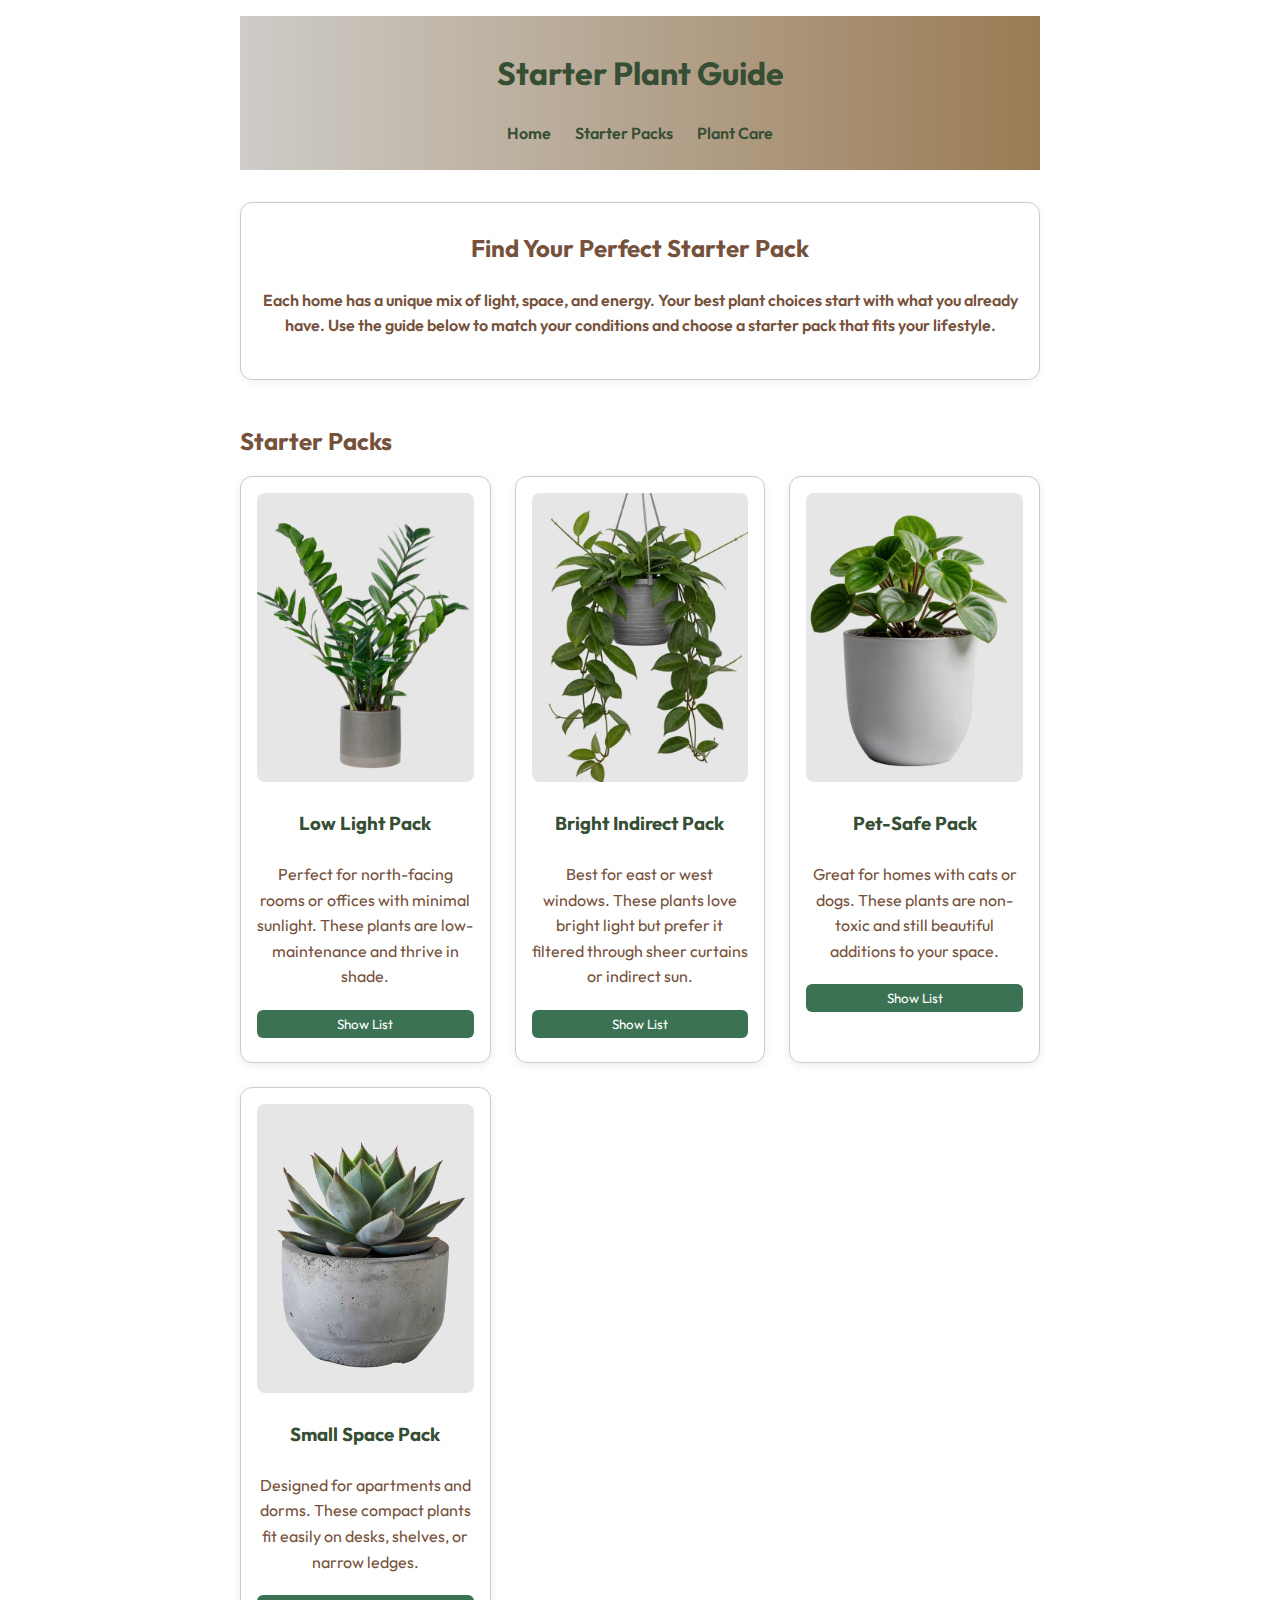
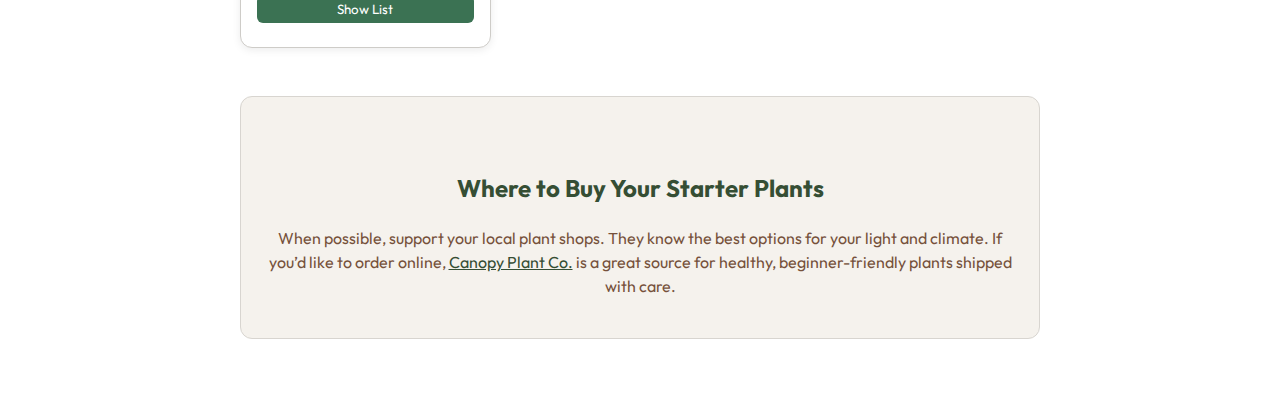
<file: Assignment5/starter-packs.html>
<!DOCTYPE html>
<html lang="en">
<head>
    <meta charset="UTF-8">
    <meta name="viewport" content="width=device-width, initial-scale=1.0">
    <title>Starter Packs - Starter Plant Guide</title>
    <link rel="stylesheet" href="style.css">
    <link rel="preconnect" href="https://fonts.googleapis.com">
    <link rel="preconnect" href="https://fonts.gstatic.com" crossorigin>
    <link href="https://fonts.googleapis.com/css2?family=Limelight&family=Outfit:wght@100..900&display=swap" rel="stylesheet">
</head>
<body>
    <header>
        <h1>Starter Plant Guide</h1>
        <nav id="topnav">
            <ul>
                <li><a href="index.html">Home</a></li>
                <li><a href="starter-packs.html">Starter Packs</a></li>
                <li><a href="./plant-care.html">Plant Care</a></li>
            </ul>
        </nav>
    </header>
    <section id="pack-intro">
    <h2>Find Your Perfect Starter Pack</h2>
    <p>
      Each home has a unique mix of light, space, and energy. Your best plant choices start with what you already have. 
      Use the guide below to match your conditions and choose a starter pack that fits your lifestyle.
    </p>
    </section>
    <section id="starter-packs">
        <h2>Starter Packs</h2>
        <div class="card-container">

            <article class="pack-card">
                <img src="low-light-pack.jpeg" alt="Low-light plants on a shelf">
                <h3>Low Light Pack</h3>
                <p>Perfect for north-facing rooms or offices with minimal sunlight. These plants are low-maintenance and thrive in shade.</p>

                <button class="collapsible">Show List</button>
                <div class="expcontent">
                    <ul>
                        <li>ZZ Plant — thrives in low light and dry soil</li>
                        <li>Snake Plant — handles shade and missed waterings</li>
                        <li>Cast Iron Plant — slow grower, great for darker corners</li>
                    </ul>
                </div>
            </article>

            <article class="pack-card">
                <img src="bright-indirect-pack.jpeg" alt="Plants near bright filtered light">
                <h3>Bright Indirect Pack</h3>
                <p>Best for east or west windows. These plants love bright light but prefer it filtered through sheer curtains or indirect sun.</p>

                <button class="collapsible">Show List</button>
                <div class="expcontent">
                    <ul>
                        <li>Pothos (Epipremnum aureum) — fast grower that trails or climbs easily</li>
                        <li>Heartleaf Philodendron (Philodendron hederaceum) — forgiving and adaptable</li>
                        <li>Spider Plant (Chlorophytum comosum) — handles bright rooms and produces baby “spiderettes”</li>
                    </ul>
                </div>
            </article>

            <article class="pack-card">
                <img src="pet-safe-pack.jpeg" alt="Pet-safe houseplants near a sofa">
                <h3>Pet-Safe Pack</h3>
                <p>Great for homes with cats or dogs. These plants are non-toxic and still beautiful additions to your space.</p>

                <button class="collapsible">Show List</button>
                <div class="expcontent">
                    <ul>
                        <li>Parlor Palm (Chamaedorea elegans) — soft fronds and slow growth</li>
                        <li>Peperomia (various types) — compact with many leaf textures</li>
                        <li>Calathea (Prayer Plant family) — colorful patterns and non-toxic to pets</li>
                    </ul>
                </div>
            </article>

            <article class="pack-card">
                <img src="small-space-pack.jpeg" alt="Compact houseplants on a windowsill">
                <h3>Small Space Pack</h3>
                <p>Designed for apartments and dorms. These compact plants fit easily on desks, shelves, or narrow ledges.</p>

                <button class="collapsible">Show List</button>
                <div class="expcontent">
                    <ul>
                        <li>Succulent Mix — small rosettes that need little water or soil depth</li>
                        <li>Pilea peperomioides (Chinese Money Plant) — upright, neat shape, easy to propagate</li>
                        <li>Mini Snake Plant (Sansevieria trifasciata ‘Hahnii’) — short version of the classic, stays under 8 inches</li>
                    </ul>
                </div>
            </article>


        </div>
    </section>
    <section id="recommendation">
        <h2>Where to Buy Your Starter Plants</h2>
        <p>
            When possible, support your local plant shops. They know the best options for your light and climate. 
            If you’d like to order online, <a href="https://canopyplantco.com/">Canopy Plant Co.</a> is a great source for healthy, beginner-friendly plants shipped with care.
        </p>
    </section>
<script src="expandpacks.js"></script>
</body>
</html>
</file>
<file: Assignment2_Homepage/style.css>
body {
    margin: 0;
    font-family: "Outfit", sans-serif;
    
    font-weight: 600;
    font-style: normal;
    color: #9A7B54;
    background-color: white;
    line-height: 1.6;
    max-width: 50em;
    margin-left: auto;
    margin-right: auto;
    padding: 1em;
}

header {
    text-align: center;
    margin-bottom: 2em;
    padding: 1em;
    background: linear-gradient(90deg, #ceccc8 0%, #9a7b54 100%);
}
h1 {
    color: #354E34;
    margin-top: 0.5em;
}

h2 {
    color: #76513B;
    margin-top: 2em;
}

p {
    margin-top: 0.5em;
    margin-bottom: 1em;
    
}
ul {
    padding-left: 1.25em;
    margin-bottom: 1em

}
li {
    margin-bottom: 0.5em;
    /*list-style-type: none;*/
}



nav ul {
    list-style-type: none;
    margin: 0;
    padding: 0;
    display: flex;
    justify-content: center;
    gap: 1.5em;
}

nav a {
    text-decoration: none;
    color: #354E34;
    font-weight: 600;
}




ol {
    padding-left: 1.25em;
    margin-bottom: 1em
}

figure {
    max-width: 500px;
    margin: 1em auto;
    text-align: center;
}
figure img {
    max-width: 100%;
    height: auto;
    border: 4px solid #9a7b54;
    border-radius: 0.5em;
    box-shadow: 0 4px 8px rgba(0,0,0,0.15);
    display: block;
    margin: 1em auto;
    filter: brightness(85%);
}

a.resourcelink {
    display: inline-block;
    padding: 0.25em 0.75em;
    margin: 0.25em 0;
    border: 1px solid #354e34;
    border-radius: 0.25em;
    text-decoration: none;
    color: #354e34;
    font-weight: 600;
    background-color: #ceccc8;
}
</file>
<file: Assignment3/style.css>
body {
    margin: 0;
    font-family: "Outfit", sans-serif;
    
    font-weight: 600;
    font-style: normal;
    color: #9A7B54;
    background-color: white;
    line-height: 1.6;
    max-width: 50em;
    margin-left: auto;
    margin-right: auto;
    padding: 1em;
}

header {
    text-align: center;
    margin-bottom: 2em;
    padding: 1em;
    background: linear-gradient(90deg, #ceccc8 0%, #9a7b54 100%);
}
h1 {
    color: #354E34;
    margin-top: 0.5em;
}

h2 {
    color: #76513B;
    margin-top: 2em;
}

p {
    margin-top: 0.5em;
    margin-bottom: 1em;
    
}
ul {
    padding-left: 1.25em;
    margin-bottom: 1em

}
li {
    margin-bottom: 0.5em;
    /*list-style-type: none;*/
}



nav ul {
    list-style-type: none;
    margin: 0;
    padding: 0;
    display: flex;
    justify-content: center;
    gap: 1.5em;
}

nav a {
    text-decoration: none;
    color: #354E34;
    font-weight: 600;
}




ol {
    padding-left: 1.25em;
    margin-bottom: 1em
}

figure {
    max-width: 500px;
    margin: 1em auto;
    text-align: center;
}
figure img {
    max-width: 100%;
    height: auto;
    border: 4px solid #9a7b54;
    border-radius: 0.5em;
    box-shadow: 0 4px 8px rgba(0,0,0,0.15);
    display: block;
    margin: 1em auto;
    filter: brightness(85%);
}

a.resourcelink {
    display: inline-block;
    padding: 0.25em 0.75em;
    margin: 0.25em 0;
    border: 1px solid #354e34;
    border-radius: 0.25em;
    text-decoration: none;
    color: #354e34;
    font-weight: 600;
    background-color: #ceccc8;
}

#recommendation {
  margin-top: 3em;
  padding: 1.5em;
  background-color: #f5f2ed;
  border: 1px solid #d8d5d0;
  border-radius: 0.75em;
  text-align: center;
}

#recommendation h2 {
  color: #354E34;
  margin-bottom: 0.75em;
}

#recommendation p {
  color: #76513B;
  font-weight: 400;
  line-height: 1.5;
}

#recommendation a {
  color: #354E34;
  text-decoration: underline;
}
</file>
<file: Assignment4/style.css>
body {
    margin: 0;
    font-family: "Outfit", sans-serif;
    
    font-weight: 600;
    font-style: normal;
    color: #9A7B54;
    background-color: white;
    line-height: 1.6;
    max-width: 50em;
    margin-left: auto;
    margin-right: auto;
    padding: 1em;
}

header {
    text-align: center;
    margin-bottom: 2em;
    padding: 1em;
    background: linear-gradient(90deg, #ceccc8 0%, #9a7b54 100%);
}
h1 {
    color: #354E34;
    margin-top: 0.5em;
}

h2 {
    color: #76513B;
    margin-top: 2em;
}

p {
    margin-top: 0.5em;
    margin-bottom: 1em;
    
}
ul {
    padding-left: 1.25em;
    margin-bottom: 1em

}
li {
    margin-bottom: 0.5em;
    /*list-style-type: none;*/
}



nav ul {
    list-style-type: none;
    margin: 0;
    padding: 0;
    display: flex;
    justify-content: center;
    gap: 1.5em;
}

nav a {
    text-decoration: none;
    color: #354E34;
    font-weight: 600;
}




ol {
    padding-left: 1.25em;
    margin-bottom: 1em
}

figure {
    max-width: 500px;
    margin: 1em auto;
    text-align: center;
}
figure img {
    max-width: 100%;
    height: auto;
    border: 4px solid #9a7b54;
    border-radius: 0.5em;
    box-shadow: 0 4px 8px rgba(0,0,0,0.15);
    display: block;
    margin: 1em auto;
    filter: brightness(85%);
}

a.resourcelink {
    display: inline-block;
    padding: 0.25em 0.75em;
    margin: 0.25em 0;
    border: 1px solid #354e34;
    border-radius: 0.25em;
    text-decoration: none;
    color: #354e34;
    font-weight: 600;
    background-color: #ceccc8;
}

#recommendation {
  margin-top: 3em;
  padding: 1.5em;
  background-color: #f5f2ed;
  border: 1px solid #d8d5d0;
  border-radius: 0.75em;
  text-align: center;
}

#recommendation h2 {
  color: #354E34;
  margin-bottom: 0.75em;
}

#recommendation p {
  color: #76513B;
  font-weight: 400;
  line-height: 1.5;
}

#recommendation a {
  color: #354E34;
  text-decoration: underline;
}

main {
  display: grid;
  grid-template-columns: 1fr;         
  grid-template-areas:
    "mission"
    "missionpic"
    "support"
    "getstarted"
    "resources";
  gap: 1.5rem;                          
}


#mission { grid-area: mission; }
#missionpic { grid-area: missionpic; }
#support { grid-area: support; }
#get-started { grid-area: getstarted; }
#resources { grid-area: resources; }

@media (min-width: 768px) {
  main {
    grid-template-columns: 1fr 1fr;
    grid-template-areas:
      "mission     missionpic"          
      "support     getstarted"          
      "resources   resources";          
  }
}
</file>
<file: Assignment5/style.css>
body {
    margin: 0;
    font-family: "Outfit", sans-serif;
    
    font-weight: 600;
    font-style: normal;
    color: #76513B;
    background-color: white;
    line-height: 1.6;
    max-width: 50em;
    margin-left: auto;
    margin-right: auto;
    padding: 1em;
    padding-bottom: 4em;
}

header {
    background: linear-gradient(90deg, #ceccc8 0%, #9a7b54 100%);
    text-align: center;
    margin-bottom: 2em;
    padding: 1em;
}
h1 {
    color: #354E34;
    margin-top: 0.5em;
}

h2 {
    color: #76513B;
    margin-top: 2em;
}

p {
    margin-top: 0.5em;
    margin-bottom: 1em;
    
}
ul {
    padding-left: 1.25em;
    margin-bottom: 1em

}
li {
    margin-bottom: 0.5em;
    /*list-style-type: none;*/
}



nav ul {
    list-style-type: none;
    margin: 0;
    padding: 0;
    display: flex;
    justify-content: center;
    gap: 1.5em;
}

nav a {
    text-decoration: none;
    color: #354E34;
    font-weight: 600;
}




ol {
    padding-left: 1.25em;
    margin-bottom: 1em
}

figure {
    max-width: 500px;
    margin: 1em auto;
    text-align: center;
}
figure img {
    max-width: 100%;
    height: auto;
    border: 4px solid #76513B;
    border-radius: 0.5em;
    box-shadow: 0 4px 8px rgba(0,0,0,0.15);
    display: block;
    margin: 1em auto;
    filter: brightness(85%);
}

a.resourcelink {
    display: inline-block;
    padding: 0.25em 0.75em;
    margin: 0.25em 0;
    border: 1px solid #354e34;
    border-radius: 0.25em;
    text-decoration: none;
    color: #354e34;
    font-weight: 600;
    background-color: #ceccc8;
}

#care { display: grid; gap: 1.5rem; }

#care-intro {
    text-align: center;
    background-color: #ffffff;
    border: 1px solid #ceccc8;
    border-radius: 0.75em;
    padding: 1.25em 1.25em 1.5em;
    margin-top: 0.25em;
    box-shadow: 0 2px 8px rgba(0,0,0,0.06);
}

.collapsible {
  margin-top: 8px;
  margin-bottom: 8px;
  padding: 6px 12px;
  border: none;
  background-color: #3b7253;
  color: white;
  font-family: "Outfit", sans-serif;
  border-radius: 6px;
  cursor: pointer;
}

.collapsible:hover {
  background-color: #354E34;
}

.card {
    background-color: #ffffff;
    border: 1px solid #ceccc8;
    border-radius: 0.75em;
    padding: 1em;
    box-shadow: 0 2px 8px rgba(0,0,0,0.08);
}


#recommendation {
  margin-top: 3em;
  padding: 1.5em;
  background-color: #f5f2ed;
  border: 1px solid #d8d5d0;
  border-radius: 0.75em;
  text-align: center;
}

#recommendation h2 {
  color: #354E34;
  margin-bottom: 0.75em;
}

#recommendation p {
  color: #76513B;
  font-weight: 400;
  line-height: 1.5;
}

#recommendation a {
  color: #354E34;
  text-decoration: underline;
}

#homemain {
  display: grid;
  grid-template-columns: 1fr;         
  grid-template-areas:
    "mission"
    "missionpic"
    "support"
    "getstarted"
    "resources";
  gap: 1.5rem;                          
}


.expcontent {
  display: none;   
  overflow: hidden;
}



#pack-intro {
    text-align: center;
    background-color: #ffffff;
    border: 1px solid #ceccc8;
    border-radius: 0.75em;
    padding: 1.25em 1.25em 1.5em;
    margin-top: 1.25em;
    box-shadow: 0 2px 8px rgba(0,0,0,0.06);
}

#pack-intro h2 {
    margin-top: 0.25em;
}

#starter-packs > h2 {
    margin-top: 1.75em;
    margin-bottom: 0.5em;
}

.card-container {
    display: grid;
    grid-template-columns: repeat(auto-fit, minmax(250px, 1fr));
    gap: 1.25rem;
    margin-top: 1rem;
}

.pack-card {
    display: flex;            
    flex-direction: column;
    gap: 0.5em;
    background-color: #ffffff;
    border: 1px solid #ceccc8;
    border-radius: 0.75em;
    padding: 1em;
    box-shadow: 0 2px 8px rgba(0,0,0,0.08);
    text-align: center;
    transition: transform 0.18s ease, box-shadow 0.18s ease;
}

.pack-card img {
    display: block;
    width: 100%;
    aspect-ratio: 3 / 4;     
    object-fit: cover;  
    border-radius: 0.5em;
    margin-bottom: 0.75em;
    filter: brightness(90%);
}

.pack-card h3 {
    color: #354E34;
    margin: 0.4em 0 0.35em;
}

.pack-card p {
    color: #76513B;
    font-weight: 400;
    margin-bottom: 0.25em;
}

.pack-card ul {
    text-align: left;
    margin: 0.5em auto 0.75em;
    padding-left: 1.25em;
    color: #76513B;
    font-weight: 400;
}


#mission { grid-area: mission; }
#missionpic { grid-area: missionpic; }
#support { grid-area: support; }
#get-started { grid-area: getstarted; }
#resources { grid-area: resources; }

.symptom-grid {
    grid-template-columns: 1fr;
}
.symptom-card img {
    display: block;
    width: 100%;
    aspect-ratio: 3 / 4;      
    object-fit: cover;
    border-radius: 0.5em;
    margin-bottom: 0.75em;
    filter: brightness(90%);
}
.symptom-card h3 {
    color: #354E34;
    margin: 0.4em 0 0.35em;
}

.remedy-grid {
    grid-template-columns: 1fr;
}

.mini-links { margin-top: 0.5em; }

.videos-grid {
    display: grid;
    gap: 1rem;
    grid-template-columns: 1fr;
    margin-top: 0.5rem;
}

.video {
    margin: 0;
    display: grid;
    gap: 0.5rem;
}

.video iframe {
    width: 100%;
    aspect-ratio: 16 / 9; 
    height: auto;
    border: 1px solid #ceccc8;
    border-radius: 0.5em;
}


@media (min-width: 768px) {
  #homemain {
    grid-template-columns: 1fr 1fr;
    grid-template-areas:
      "mission     missionpic"          
      "support     getstarted"          
      "resources   resources";          
  }
  .videos-grid {
        grid-template-columns: 1fr 1fr;
  }
}

.grid {
    display: grid;
    gap: 1rem;
}

@media (max-width: 420px) {
    body {
        padding: 0.75em;
    }
    .pack-card {
        padding: 0.85em;
    }
    .card { padding: 0.85em; }
}
@media (min-width: 600px) {
    .symptom-grid { grid-template-columns: repeat(2, 1fr); }
}

@media (min-width: 900px) {
    .card-container {
        gap: 1.5rem;
    }
    .symptom-grid { grid-template-columns: repeat(3, 1fr); }
    .remedy-grid { grid-template-columns: repeat(3, 1fr); }
}
</file>
<file: Assignment3/starter-packs.css>
body {
    margin: 0;
    font-family: "Outfit", sans-serif;
    font-weight: 600;
    font-style: normal;
    color: #9A7B54;
    background-color: white;
    line-height: 1.6;
    max-width: 50em;
    margin-left: auto;
    margin-right: auto;
    padding: 1em;
    padding-bottom: 4em;
}

header {
    text-align: center;
    margin-bottom: 2em;
    padding: 1em;
    background: linear-gradient(90deg, #ceccc8 0%, #9a7b54 100%);
}

h1 {
    color: #354E34;
    margin-top: 0.5em;
}

h2 {
    color: #76513B;
    margin-top: 2em;
}

p {
    margin-top: 0.5em;
    margin-bottom: 1em;
}

ul {
    padding-left: 1.25em;
    margin-bottom: 1em;
}

li {
    margin-bottom: 0.5em;
}

nav ul {
    list-style-type: none;
    margin: 0;
    padding: 0;
    display: flex;
    justify-content: center;
    gap: 1.5em;
}

nav a {
    text-decoration: none;
    color: #354E34;
    font-weight: 600;
}




#pack-intro {
    text-align: center;
    background-color: #ffffff;
    border: 1px solid #ceccc8;
    border-radius: 0.75em;
    padding: 1.25em 1.25em 1.5em;
    margin-top: 1.25em;
    box-shadow: 0 2px 8px rgba(0,0,0,0.06);
}

#pack-intro h2 {
    margin-top: 0.25em;
}

#starter-packs > h2 {
    margin-top: 1.75em;
    margin-bottom: 0.5em;
}

.card-container {
    display: grid;
    grid-template-columns: repeat(auto-fit, minmax(250px, 1fr));
    gap: 1.25rem;
    margin-top: 1rem;
}

.pack-card {
    display: flex;            
    flex-direction: column;
    gap: 0.5em;
    background-color: #ffffff;
    border: 1px solid #ceccc8;
    border-radius: 0.75em;
    padding: 1em;
    box-shadow: 0 2px 8px rgba(0,0,0,0.08);
    text-align: center;
    transition: transform 0.18s ease, box-shadow 0.18s ease;
}

.pack-card:hover {
    transform: translateY(-3px);
    box-shadow: 0 6px 14px rgba(0,0,0,0.12);
}

.pack-card img {
    display: block;
    width: 100%;
    aspect-ratio: 3 / 4;     
    object-fit: cover;  
    border-radius: 0.5em;
    margin-bottom: 0.75em;
    filter: brightness(90%);
}

.pack-card h3 {
    color: #354E34;
    margin: 0.4em 0 0.35em;
}

.pack-card p {
    color: #76513B;
    font-weight: 400;
    margin-bottom: 0.25em;
}

.pack-card ul {
    text-align: left;
    margin: 0.5em auto 0.75em;
    padding-left: 1.25em;
    color: #76513B;
    font-weight: 400;
}

@media (max-width: 420px) {
    body {
        padding: 0.75em;
    }
    .pack-card {
        padding: 0.85em;
    }
}

@media (min-width: 900px) {
    .card-container {
        gap: 1.5rem;
    }
}
</file>
<file: Assignment4/plant-care.css>
body {
    margin: 0;
    font-family: "Outfit", sans-serif;
    font-weight: 600;
    font-style: normal;
    color: #9A7B54;
    background-color: white;
    line-height: 1.6;
    max-width: 50em;
    margin-left: auto;
    margin-right: auto;
    padding: 1em;
    padding-bottom: 4em;
}

header {
    text-align: center;
    margin-bottom: 2em;
    padding: 1em;
    background: linear-gradient(90deg, #ceccc8 0%, #9a7b54 100%);
}

h1 { color: #354E34; margin-top: 0.5em; }
h2 { color: #76513B; margin-top: 2em; }
p { margin-top: 0.5em; margin-bottom: 1em; }

ul { padding-left: 1.25em; margin-bottom: 1em; }
li { margin-bottom: 0.5em; }

nav ul {
    list-style-type: none;
    margin: 0; padding: 0;
    display: flex; justify-content: center; gap: 1.5em;
}
nav a { text-decoration: none; color: #354E34; font-weight: 600; }

a.resourcelink {
    display: inline-block;
    padding: 0.25em 0.75em;
    margin: 0.25em 0;
    border: 1px solid #354e34;
    border-radius: 0.25em;
    text-decoration: none;
    color: #354e34;
    font-weight: 600;
    background-color: #ceccc8;
}

#care { display: grid; gap: 1.5rem; }


#care-intro {
    text-align: center;
    background-color: #ffffff;
    border: 1px solid #ceccc8;
    border-radius: 0.75em;
    padding: 1.25em 1.25em 1.5em;
    margin-top: 0.25em;
    box-shadow: 0 2px 8px rgba(0,0,0,0.06);
}

.grid { display: grid; gap: 1rem; }

.card {
    background-color: #ffffff;
    border: 1px solid #ceccc8;
    border-radius: 0.75em;
    padding: 1em;
    box-shadow: 0 2px 8px rgba(0,0,0,0.08);
}

.symptom-grid {
    grid-template-columns: 1fr;
}
@media (min-width: 600px) {
    .symptom-grid { grid-template-columns: repeat(2, 1fr); }
}
@media (min-width: 900px) {
    .symptom-grid { grid-template-columns: repeat(3, 1fr); }
}

.symptom-card img {
    display: block;
    width: 100%;
    aspect-ratio: 3 / 4;      
    object-fit: cover;
    border-radius: 0.5em;
    margin-bottom: 0.75em;
    filter: brightness(90%);
}

.symptom-card h3 {
    color: #354E34;
    margin: 0.4em 0 0.35em;
}

.remedy-grid {
    grid-template-columns: 1fr;
}
@media (min-width: 800px) {
    .remedy-grid { grid-template-columns: repeat(3, 1fr); }
}

.mini-links { margin-top: 0.5em; }




@media (max-width: 420px) {
    body { padding: 0.75em; }
    .card { padding: 0.85em; }
}
.videos-grid {
    display: grid;
    gap: 1rem;
    grid-template-columns: 1fr;
    margin-top: 0.5rem;
}
@media (min-width: 780px) {
    .videos-grid {
        grid-template-columns: 1fr 1fr;
    }
}
.video {
    margin: 0;
    display: grid;
    gap: 0.5rem;
}
.video iframe {
    width: 100%;
    aspect-ratio: 16 / 9; 
    height: auto;
    border: 1px solid #ceccc8;
    border-radius: 0.5em;
}
</file>
<file: Assignment4/starter-packs.css>
body {
    margin: 0;
    font-family: "Outfit", sans-serif;
    font-weight: 600;
    font-style: normal;
    color: #9A7B54;
    background-color: white;
    line-height: 1.6;
    max-width: 50em;
    margin-left: auto;
    margin-right: auto;
    padding: 1em;
    padding-bottom: 4em;
}

header {
    text-align: center;
    margin-bottom: 2em;
    padding: 1em;
    background: linear-gradient(90deg, #ceccc8 0%, #9a7b54 100%);
}

h1 {
    color: #354E34;
    margin-top: 0.5em;
}

h2 {
    color: #76513B;
    margin-top: 2em;
}

p {
    margin-top: 0.5em;
    margin-bottom: 1em;
}

ul {
    padding-left: 1.25em;
    margin-bottom: 1em;
}

li {
    margin-bottom: 0.5em;
}

nav ul {
    list-style-type: none;
    margin: 0;
    padding: 0;
    display: flex;
    justify-content: center;
    gap: 1.5em;
}

nav a {
    text-decoration: none;
    color: #354E34;
    font-weight: 600;
}




#pack-intro {
    text-align: center;
    background-color: #ffffff;
    border: 1px solid #ceccc8;
    border-radius: 0.75em;
    padding: 1.25em 1.25em 1.5em;
    margin-top: 1.25em;
    box-shadow: 0 2px 8px rgba(0,0,0,0.06);
}

#pack-intro h2 {
    margin-top: 0.25em;
}

#starter-packs > h2 {
    margin-top: 1.75em;
    margin-bottom: 0.5em;
}

.card-container {
    display: grid;
    grid-template-columns: repeat(auto-fit, minmax(250px, 1fr));
    gap: 1.25rem;
    margin-top: 1rem;
}

.pack-card {
    display: flex;            
    flex-direction: column;
    gap: 0.5em;
    background-color: #ffffff;
    border: 1px solid #ceccc8;
    border-radius: 0.75em;
    padding: 1em;
    box-shadow: 0 2px 8px rgba(0,0,0,0.08);
    text-align: center;
    transition: transform 0.18s ease, box-shadow 0.18s ease;
}


.pack-card img {
    display: block;
    width: 100%;
    aspect-ratio: 3 / 4;     
    object-fit: cover;  
    border-radius: 0.5em;
    margin-bottom: 0.75em;
    filter: brightness(90%);
}

.pack-card h3 {
    color: #354E34;
    margin: 0.4em 0 0.35em;
}

.pack-card p {
    color: #76513B;
    font-weight: 400;
    margin-bottom: 0.25em;
}

.pack-card ul {
    text-align: left;
    margin: 0.5em auto 0.75em;
    padding-left: 1.25em;
    color: #76513B;
    font-weight: 400;
}

@media (max-width: 420px) {
    body {
        padding: 0.75em;
    }
    .pack-card {
        padding: 0.85em;
    }
}

@media (min-width: 900px) {
    .card-container {
        gap: 1.5rem;
    }
}
</file>
